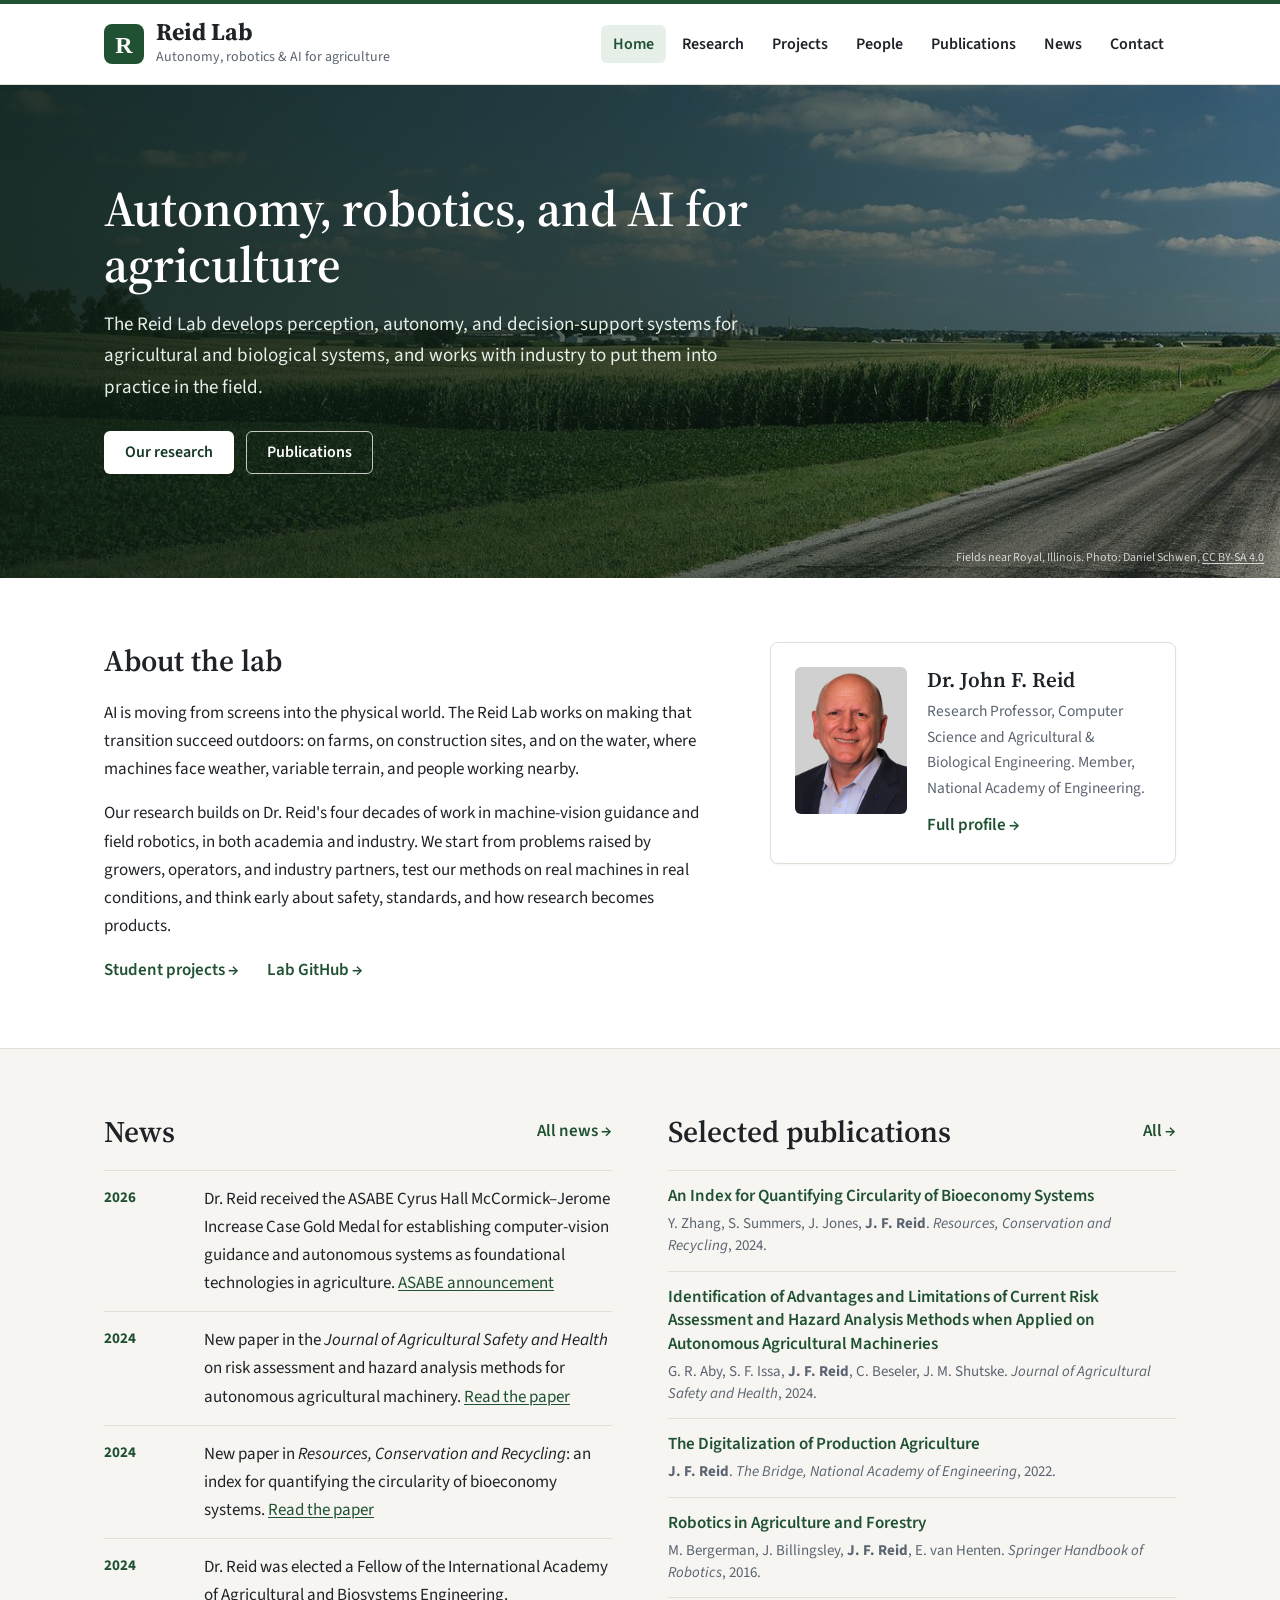
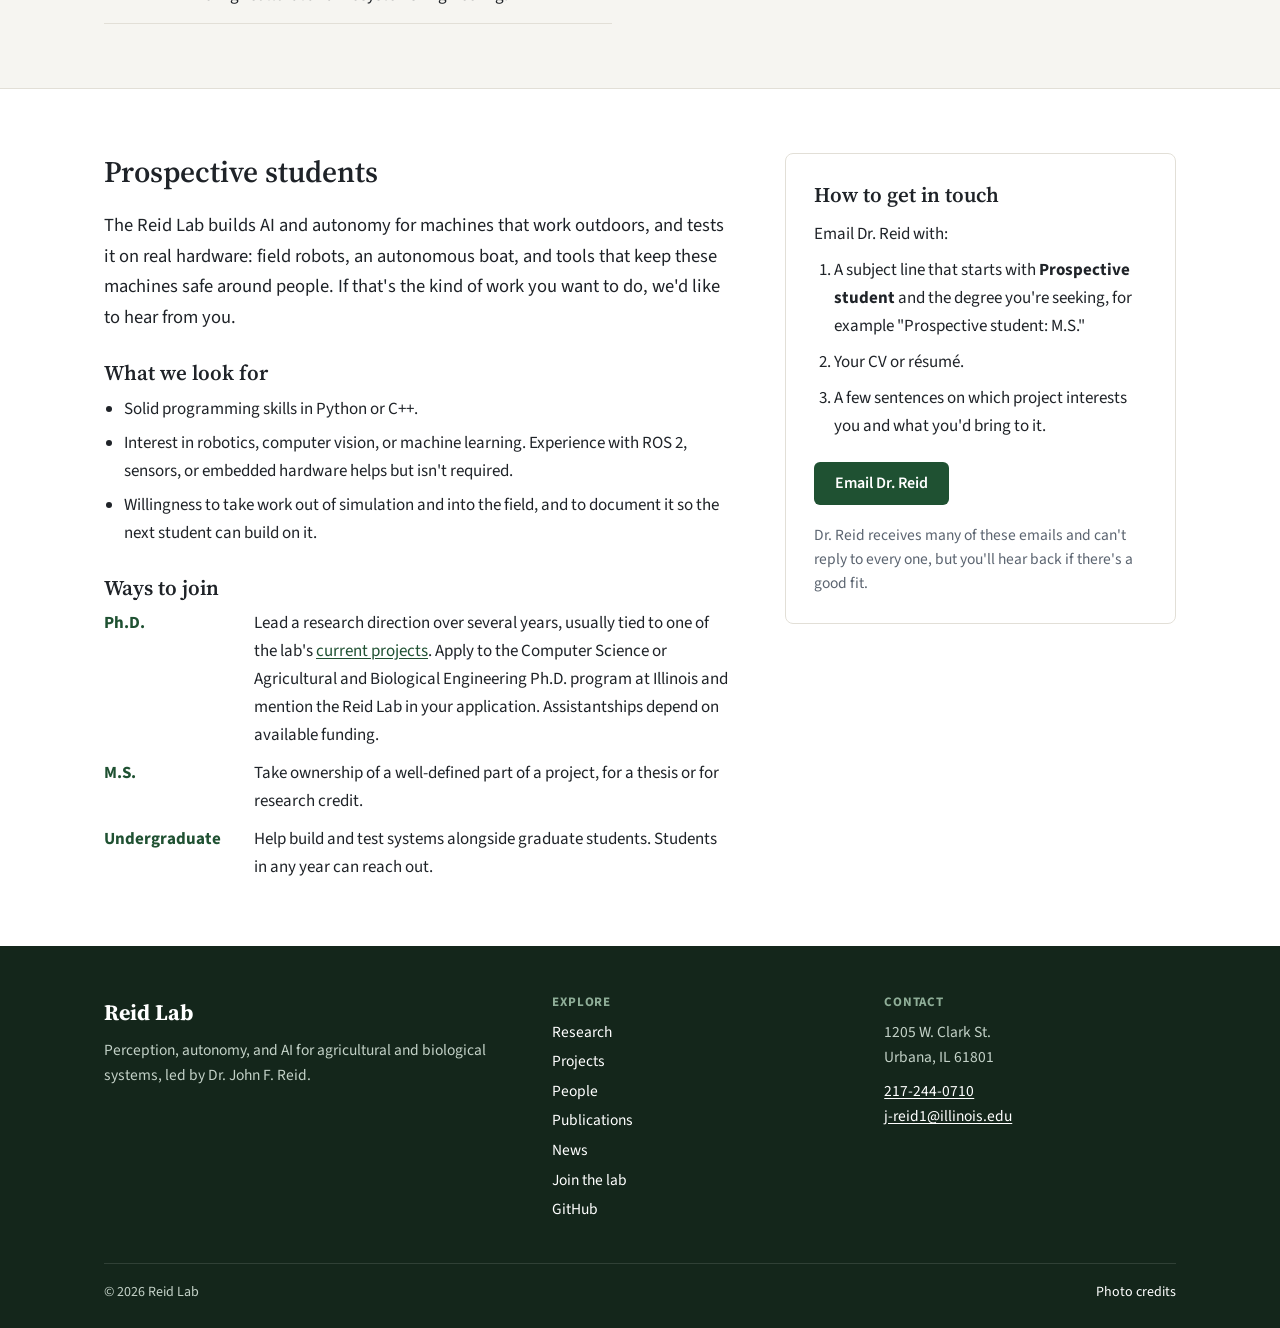
<file: index.html>
<!doctype html>
<html lang="en">
<head>
  <meta charset="utf-8">
  <meta name="viewport" content="width=device-width, initial-scale=1">
  <title>Reid Lab</title>
  <meta name="description" content="The Reid Lab, led by Dr. John F. Reid, develops perception, autonomy, and AI for agricultural and biological systems.">
  <link rel="icon" href="assets/favicon.svg" type="image/svg+xml">
  <link rel="preconnect" href="https://fonts.googleapis.com">
  <link rel="preconnect" href="https://fonts.gstatic.com" crossorigin>
  <link href="https://fonts.googleapis.com/css2?family=Source+Sans+3:ital,wght@0,400;0,600;0,700;1,400&family=Source+Serif+4:opsz,wght@8..60,600;8..60,700&display=swap" rel="stylesheet">
  <link rel="stylesheet" href="css/style.css">
</head>
<body>
  <a class="skip-link" href="#main">Skip to content</a>
  <header class="site-header">
    <div class="container header-inner">
      <a class="brand" href="index.html">
        <img src="assets/favicon.svg" alt="" width="40" height="40">
        <span>
          <span class="brand-name">Reid Lab</span>
          <span class="brand-tag">Autonomy, robotics &amp; AI for agriculture</span>
        </span>
      </a>
      <nav class="nav" aria-label="Main">
        <a href="index.html" aria-current="page">Home</a>
        <a href="research.html">Research</a>
        <a href="projects.html">Projects</a>
        <a href="people.html">People</a>
        <a href="publications.html">Publications</a>
        <a href="news.html">News</a>
        <a href="contact.html">Contact</a>
      </nav>
    </div>
  </header>

  <main id="main">
    <section class="hero">
      <div class="container hero-inner">
        <h1>Autonomy, robotics, and AI for agriculture</h1>
        <p>The Reid Lab develops perception, autonomy, and decision-support systems for agricultural and biological systems, and works with industry to put them into practice in the field.</p>
        <div class="hero-actions">
          <a class="btn btn-light" href="research.html">Our research</a>
          <a class="btn btn-outline-light" href="publications.html">Publications</a>
        </div>
      </div>
      <p class="hero-credit">Fields near Royal, Illinois. Photo: Daniel Schwen, <a href="https://creativecommons.org/licenses/by-sa/4.0">CC BY-SA 4.0</a></p>
    </section>

    <section class="section">
      <div class="container about">
        <div>
          <h2 class="section-title">About the lab</h2>
          <p>AI is moving from screens into the physical world. The Reid Lab works on making that transition succeed outdoors: on farms, on construction sites, and on the water, where machines face weather, variable terrain, and people working nearby.</p>
          <p>Our research builds on Dr. Reid's four decades of work in machine-vision guidance and field robotics, in both academia and industry. We start from problems raised by growers, operators, and industry partners, test our methods on real machines in real conditions, and think early about safety, standards, and how research becomes products.</p>
          <p class="about-links">
            <a href="projects.html">Student projects →</a>
            <a href="https://github.com/NextGen-Embodied-AI-Solutions-Lab">Lab GitHub →</a>
          </p>
        </div>
        <aside class="pi-card">
          <img src="assets/people/john-reid.jpg" alt="Dr. John F. Reid" width="300" height="395">
          <div>
            <h3>Dr. John F. Reid</h3>
            <p>Research Professor, Computer Science and Agricultural &amp; Biological Engineering. Member, National Academy of Engineering.</p>
            <a href="people.html#pi">Full profile →</a>
          </div>
        </aside>
      </div>
    </section>

    <section class="section section-alt">
      <div class="container two-col">
        <div>
          <div class="section-head">
            <h2 class="section-title">News</h2>
            <a class="link-more" href="news.html">All news →</a>
          </div>
          <ul class="news-list">
            <li><time>2026</time><p>Dr. Reid received the ASABE Cyrus Hall McCormick–Jerome Increase Case Gold Medal for establishing computer-vision guidance and autonomous systems as foundational technologies in agriculture. <a href="https://asabe.org/news-detail/three-honored-with-asabe-gold-medal-awards">ASABE announcement</a></p></li>
            <li><time>2024</time><p>New paper in the <em>Journal of Agricultural Safety and Health</em> on risk assessment and hazard analysis methods for autonomous agricultural machinery. <a href="https://doi.org/10.13031/jash.15873">Read the paper</a></p></li>
            <li><time>2024</time><p>New paper in <em>Resources, Conservation and Recycling</em>: an index for quantifying the circularity of bioeconomy systems. <a href="https://doi.org/10.2139/ssrn.4737117">Read the paper</a></p></li>
            <li><time>2024</time><p>Dr. Reid was elected a Fellow of the International Academy of Agricultural and Biosystems Engineering.</p></li>
          </ul>
        </div>
        <div>
          <div class="section-head">
            <h2 class="section-title">Selected publications</h2>
            <a class="link-more" href="publications.html">All →</a>
          </div>
          <ul class="mini-pubs">
          <li>
            <a href="https://doi.org/10.2139/ssrn.4737117">An Index for Quantifying Circularity of Bioeconomy Systems</a>
            <span class="mini-meta">Y. Zhang, S. Summers, J. Jones, <strong>J. F. Reid</strong>. <em>Resources, Conservation and Recycling</em>, 2024.</span>
          </li>
          <li>
            <a href="https://doi.org/10.13031/jash.15873">Identification of Advantages and Limitations of Current Risk Assessment and Hazard Analysis Methods when Applied on Autonomous Agricultural Machineries</a>
            <span class="mini-meta">G. R. Aby, S. F. Issa, <strong>J. F. Reid</strong>, C. Beseler, J. M. Shutske. <em>Journal of Agricultural Safety and Health</em>, 2024.</span>
          </li>
          <li>
            <a href="https://www.nae.edu/276539/The-Digitalization-of-Production-Agriculture">The Digitalization of Production Agriculture</a>
            <span class="mini-meta"><strong>J. F. Reid</strong>. <em>The Bridge, National Academy of Engineering</em>, 2022.</span>
          </li>
          <li>
            <a href="https://doi.org/10.1007/978-3-319-32552-1_56">Robotics in Agriculture and Forestry</a>
            <span class="mini-meta">M. Bergerman, J. Billingsley, <strong>J. F. Reid</strong>, E. van Henten. <em>Springer Handbook of Robotics</em>, 2016.</span>
          </li>
          </ul>
        </div>
      </div>
    </section>

    <section class="section" id="join">
      <!-- Draft for Dr. Reid to review. -->
      <div class="container join">
        <div class="join-text">
          <h2 class="section-title">Prospective students</h2>
          <p class="join-lead">The Reid Lab builds AI and autonomy for machines that work outdoors, and tests it on real hardware: field robots, an autonomous boat, and tools that keep these machines safe around people. If that's the kind of work you want to do, we'd like to hear from you.</p>
          <h3>What we look for</h3>
          <ul class="join-list">
            <li>Solid programming skills in Python or C++.</li>
            <li>Interest in robotics, computer vision, or machine learning. Experience with ROS&nbsp;2, sensors, or embedded hardware helps but isn't required.</li>
            <li>Willingness to take work out of simulation and into the field, and to document it so the next student can build on it.</li>
          </ul>
          <h3>Ways to join</h3>
          <dl class="join-paths">
            <dt>Ph.D.</dt>
            <dd>Lead a research direction over several years, usually tied to one of the lab's <a href="projects.html">current projects</a>. Apply to the Computer Science or Agricultural and Biological Engineering Ph.D. program at Illinois and mention the Reid Lab in your application. Assistantships depend on available funding.</dd>
            <dt>M.S.</dt>
            <dd>Take ownership of a well-defined part of a project, for a thesis or for research credit.</dd>
            <dt>Undergraduate</dt>
            <dd>Help build and test systems alongside graduate students. Students in any year can reach out.</dd>
          </dl>
        </div>
        <aside class="join-apply">
          <h3>How to get in touch</h3>
          <p>Email Dr. Reid with:</p>
          <ol>
            <li>A subject line that starts with <strong>Prospective student</strong> and the degree you're seeking, for example "Prospective student: M.S."</li>
            <li>Your CV or résumé.</li>
            <li>A few sentences on which project interests you and what you'd bring to it.</li>
          </ol>
          <a class="btn" href="mailto:j-reid1@illinois.edu?subject=Prospective%20student%3A%20">Email Dr. Reid</a>
          <p class="join-note">Dr. Reid receives many of these emails and can't reply to every one, but you'll hear back if there's a good fit.</p>
        </aside>
      </div>
    </section>
  </main>

  <footer class="site-footer">
    <div class="container footer-grid">
      <div>
        <p class="footer-name">Reid Lab</p>
        <p>Perception, autonomy, and AI for agricultural and biological systems, led by Dr. John F. Reid.</p>
      </div>
      <div>
        <h2 class="footer-head">Explore</h2>
        <ul class="footer-links">
          <li><a href="research.html">Research</a></li>
          <li><a href="projects.html">Projects</a></li>
          <li><a href="people.html">People</a></li>
          <li><a href="publications.html">Publications</a></li>
          <li><a href="news.html">News</a></li>
          <li><a href="index.html#join">Join the lab</a></li>
          <li><a href="https://github.com/NextGen-Embodied-AI-Solutions-Lab">GitHub</a></li>
        </ul>
      </div>
      <div>
        <h2 class="footer-head">Contact</h2>
        <address>1205 W. Clark St.<br>Urbana, IL 61801</address>
        <p><a href="tel:+12172440710">217-244-0710</a><br><a href="mailto:j-reid1@illinois.edu">j-reid1@illinois.edu</a></p>
      </div>
    </div>
    <div class="container footer-bottom">
      <span>© 2026 Reid Lab</span>
      <a href="credits.html">Photo credits</a>
    </div>
  </footer>
</body>
</html>
</file>
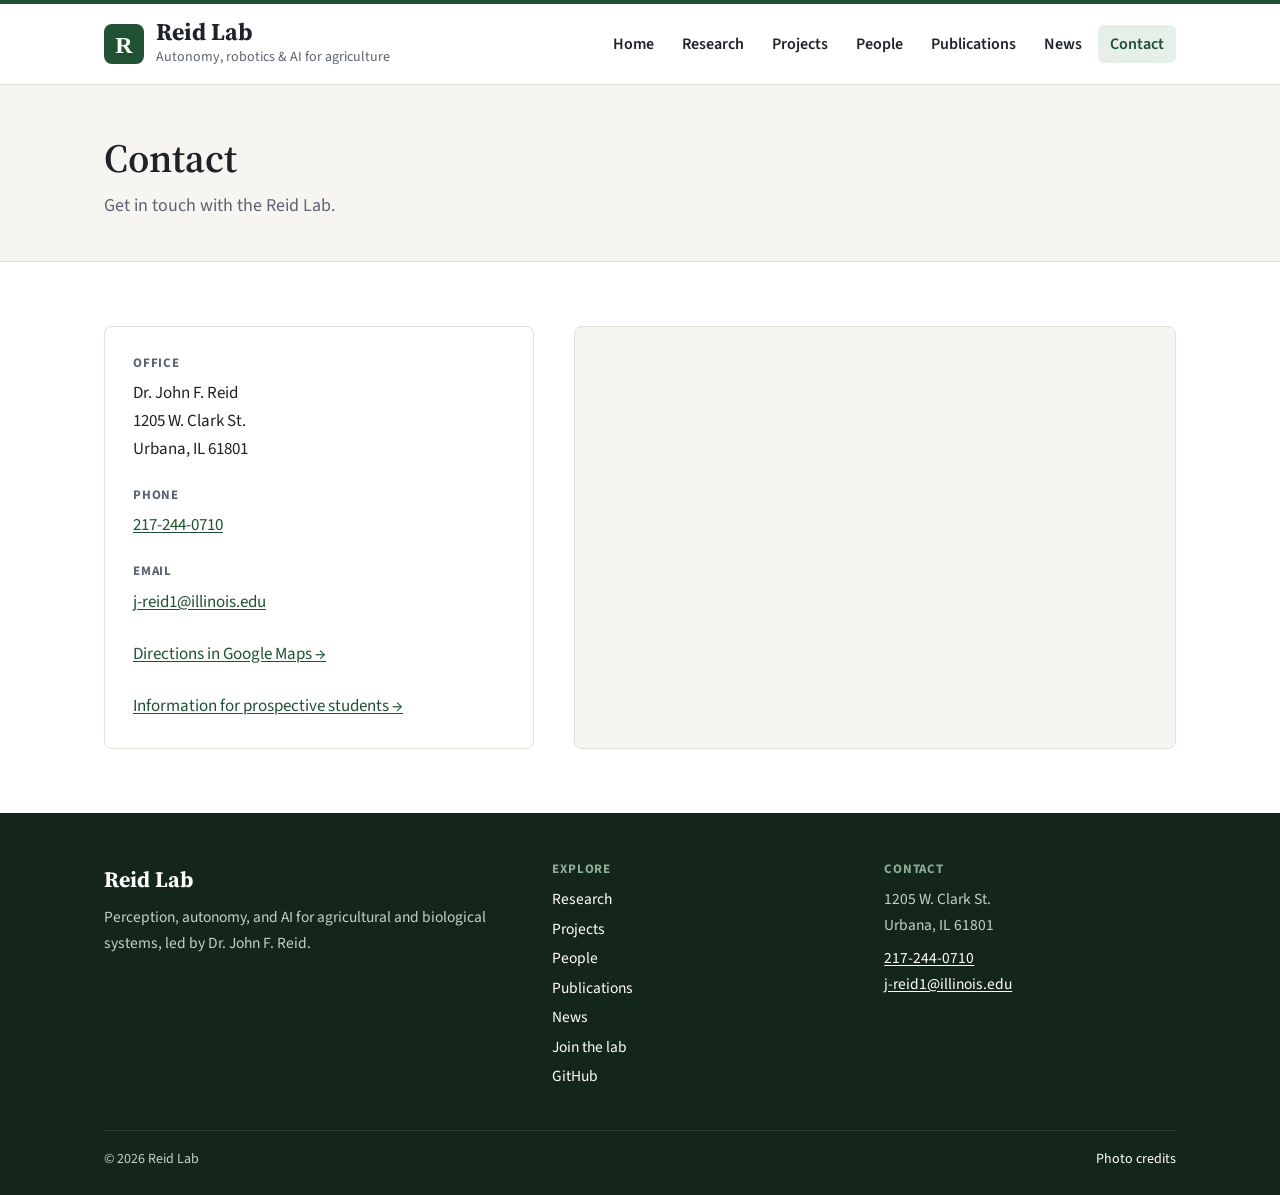
<file: contact.html>
<!doctype html>
<html lang="en">
<head>
  <meta charset="utf-8">
  <meta name="viewport" content="width=device-width, initial-scale=1">
  <title>Contact · Reid Lab</title>
  <meta name="description" content="The Reid Lab, led by Dr. John F. Reid, develops perception, autonomy, and AI for agricultural and biological systems.">
  <link rel="icon" href="assets/favicon.svg" type="image/svg+xml">
  <link rel="preconnect" href="https://fonts.googleapis.com">
  <link rel="preconnect" href="https://fonts.gstatic.com" crossorigin>
  <link href="https://fonts.googleapis.com/css2?family=Source+Sans+3:ital,wght@0,400;0,600;0,700;1,400&family=Source+Serif+4:opsz,wght@8..60,600;8..60,700&display=swap" rel="stylesheet">
  <link rel="stylesheet" href="css/style.css">
</head>
<body>
  <a class="skip-link" href="#main">Skip to content</a>
  <header class="site-header">
    <div class="container header-inner">
      <a class="brand" href="index.html">
        <img src="assets/favicon.svg" alt="" width="40" height="40">
        <span>
          <span class="brand-name">Reid Lab</span>
          <span class="brand-tag">Autonomy, robotics &amp; AI for agriculture</span>
        </span>
      </a>
      <nav class="nav" aria-label="Main">
        <a href="index.html">Home</a>
        <a href="research.html">Research</a>
        <a href="projects.html">Projects</a>
        <a href="people.html">People</a>
        <a href="publications.html">Publications</a>
        <a href="news.html">News</a>
        <a href="contact.html" aria-current="page">Contact</a>
      </nav>
    </div>
  </header>

  <main id="main">
    <div class="page-header">
      <div class="container">
        <h1>Contact</h1>
        <p>Get in touch with the Reid Lab.</p>
      </div>
    </div>

    <section class="section">
      <div class="container contact-grid">
        <div class="contact-card">
          <h2>Office</h2>
          <address>Dr. John F. Reid<br>1205 W. Clark St.<br>Urbana, IL 61801</address>
          <h2>Phone</h2>
          <p><a href="tel:+12172440710">217-244-0710</a></p>
          <h2>Email</h2>
          <p><a href="mailto:j-reid1@illinois.edu">j-reid1@illinois.edu</a></p>
          <p><a href="https://www.google.com/maps/search/?api=1&amp;query=1205+W+Clark+St+Urbana+IL+61801">Directions in Google Maps →</a></p>
          <p><a href="index.html#join">Information for prospective students →</a></p>
        </div>
        <div class="map">
          <iframe title="Map showing 1205 W. Clark St., Urbana, Illinois" src="https://www.google.com/maps?q=1205+W+Clark+St,+Urbana,+IL+61801&amp;output=embed" loading="lazy" referrerpolicy="no-referrer-when-downgrade"></iframe>
        </div>
      </div>
    </section>

  </main>

  <footer class="site-footer">
    <div class="container footer-grid">
      <div>
        <p class="footer-name">Reid Lab</p>
        <p>Perception, autonomy, and AI for agricultural and biological systems, led by Dr. John F. Reid.</p>
      </div>
      <div>
        <h2 class="footer-head">Explore</h2>
        <ul class="footer-links">
          <li><a href="research.html">Research</a></li>
          <li><a href="projects.html">Projects</a></li>
          <li><a href="people.html">People</a></li>
          <li><a href="publications.html">Publications</a></li>
          <li><a href="news.html">News</a></li>
          <li><a href="index.html#join">Join the lab</a></li>
          <li><a href="https://github.com/NextGen-Embodied-AI-Solutions-Lab">GitHub</a></li>
        </ul>
      </div>
      <div>
        <h2 class="footer-head">Contact</h2>
        <address>1205 W. Clark St.<br>Urbana, IL 61801</address>
        <p><a href="tel:+12172440710">217-244-0710</a><br><a href="mailto:j-reid1@illinois.edu">j-reid1@illinois.edu</a></p>
      </div>
    </div>
    <div class="container footer-bottom">
      <span>© 2026 Reid Lab</span>
      <a href="credits.html">Photo credits</a>
    </div>
  </footer>
</body>
</html>
</file>
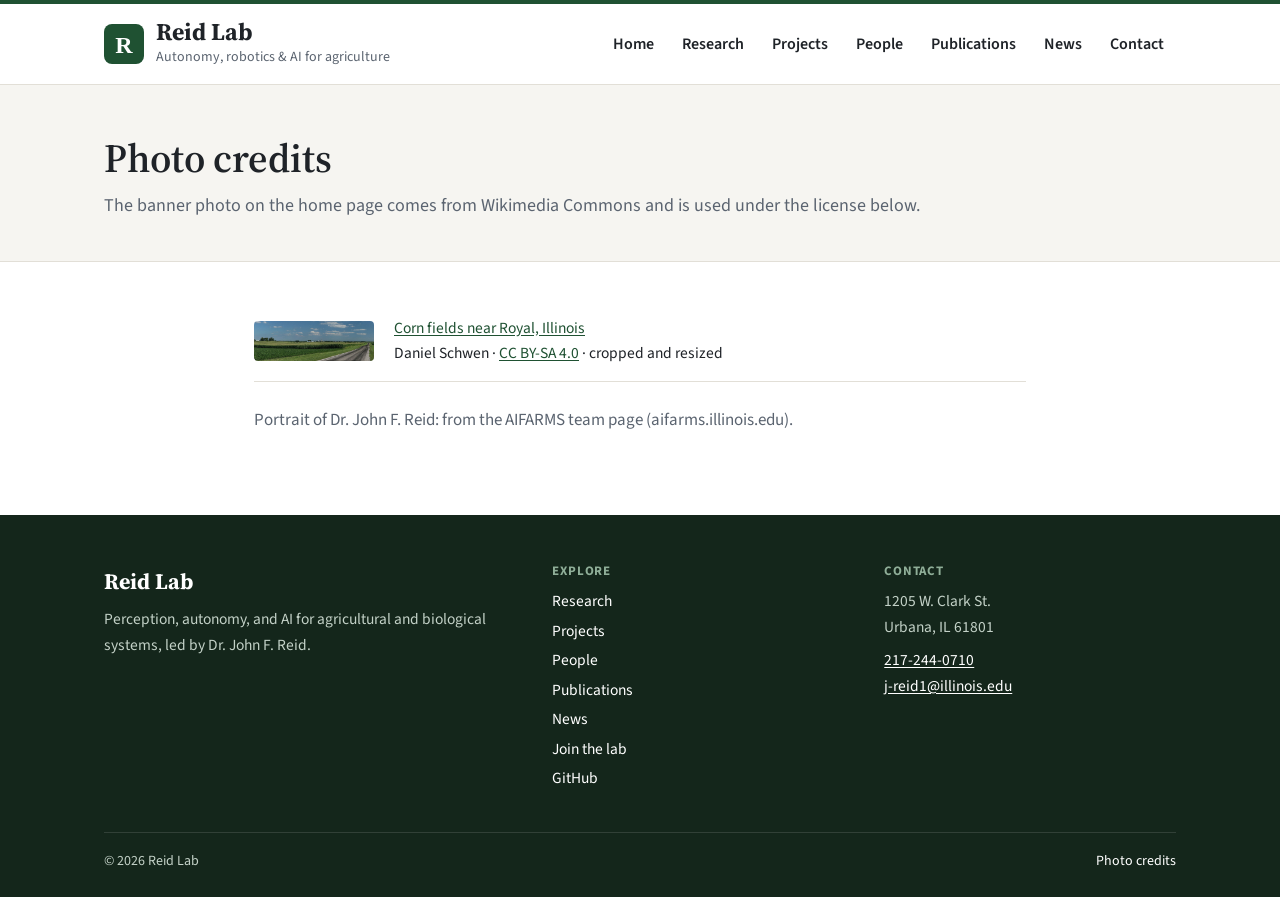
<file: credits.html>
<!doctype html>
<html lang="en">
<head>
  <meta charset="utf-8">
  <meta name="viewport" content="width=device-width, initial-scale=1">
  <title>Photo credits · Reid Lab</title>
  <meta name="description" content="The Reid Lab, led by Dr. John F. Reid, develops perception, autonomy, and AI for agricultural and biological systems.">
  <link rel="icon" href="assets/favicon.svg" type="image/svg+xml">
  <link rel="preconnect" href="https://fonts.googleapis.com">
  <link rel="preconnect" href="https://fonts.gstatic.com" crossorigin>
  <link href="https://fonts.googleapis.com/css2?family=Source+Sans+3:ital,wght@0,400;0,600;0,700;1,400&family=Source+Serif+4:opsz,wght@8..60,600;8..60,700&display=swap" rel="stylesheet">
  <link rel="stylesheet" href="css/style.css">
</head>
<body>
  <a class="skip-link" href="#main">Skip to content</a>
  <header class="site-header">
    <div class="container header-inner">
      <a class="brand" href="index.html">
        <img src="assets/favicon.svg" alt="" width="40" height="40">
        <span>
          <span class="brand-name">Reid Lab</span>
          <span class="brand-tag">Autonomy, robotics &amp; AI for agriculture</span>
        </span>
      </a>
      <nav class="nav" aria-label="Main">
        <a href="index.html">Home</a>
        <a href="research.html">Research</a>
        <a href="projects.html">Projects</a>
        <a href="people.html">People</a>
        <a href="publications.html">Publications</a>
        <a href="news.html">News</a>
        <a href="contact.html">Contact</a>
      </nav>
    </div>
  </header>

  <main id="main">
    <div class="page-header">
      <div class="container">
        <h1>Photo credits</h1>
        <p>The banner photo on the home page comes from Wikimedia Commons and is used under the license below.</p>
      </div>
    </div>

    <section class="section section-tight">
      <div class="container narrow">
        <ul class="credits">
          <li>
            <img src="assets/images/home-cornfield.jpg" alt="" width="720" height="540" loading="lazy">
            <div>
              <a href="https://commons.wikimedia.org/wiki/File:Corn_fields_near_Royal,_Illinois_(cropped).jpg">Corn fields near Royal, Illinois</a><br>
              Daniel Schwen · <a href="https://creativecommons.org/licenses/by-sa/4.0">CC BY-SA 4.0</a> · cropped and resized
            </div>
          </li>
        </ul>
        <p class="muted">Portrait of Dr. John F. Reid: from the AIFARMS team page (aifarms.illinois.edu).</p>
      </div>
    </section>
  </main>

  <footer class="site-footer">
    <div class="container footer-grid">
      <div>
        <p class="footer-name">Reid Lab</p>
        <p>Perception, autonomy, and AI for agricultural and biological systems, led by Dr. John F. Reid.</p>
      </div>
      <div>
        <h2 class="footer-head">Explore</h2>
        <ul class="footer-links">
          <li><a href="research.html">Research</a></li>
          <li><a href="projects.html">Projects</a></li>
          <li><a href="people.html">People</a></li>
          <li><a href="publications.html">Publications</a></li>
          <li><a href="news.html">News</a></li>
          <li><a href="index.html#join">Join the lab</a></li>
          <li><a href="https://github.com/NextGen-Embodied-AI-Solutions-Lab">GitHub</a></li>
        </ul>
      </div>
      <div>
        <h2 class="footer-head">Contact</h2>
        <address>1205 W. Clark St.<br>Urbana, IL 61801</address>
        <p><a href="tel:+12172440710">217-244-0710</a><br><a href="mailto:j-reid1@illinois.edu">j-reid1@illinois.edu</a></p>
      </div>
    </div>
    <div class="container footer-bottom">
      <span>© 2026 Reid Lab</span>
      <a href="credits.html">Photo credits</a>
    </div>
  </footer>
</body>
</html>
</file>
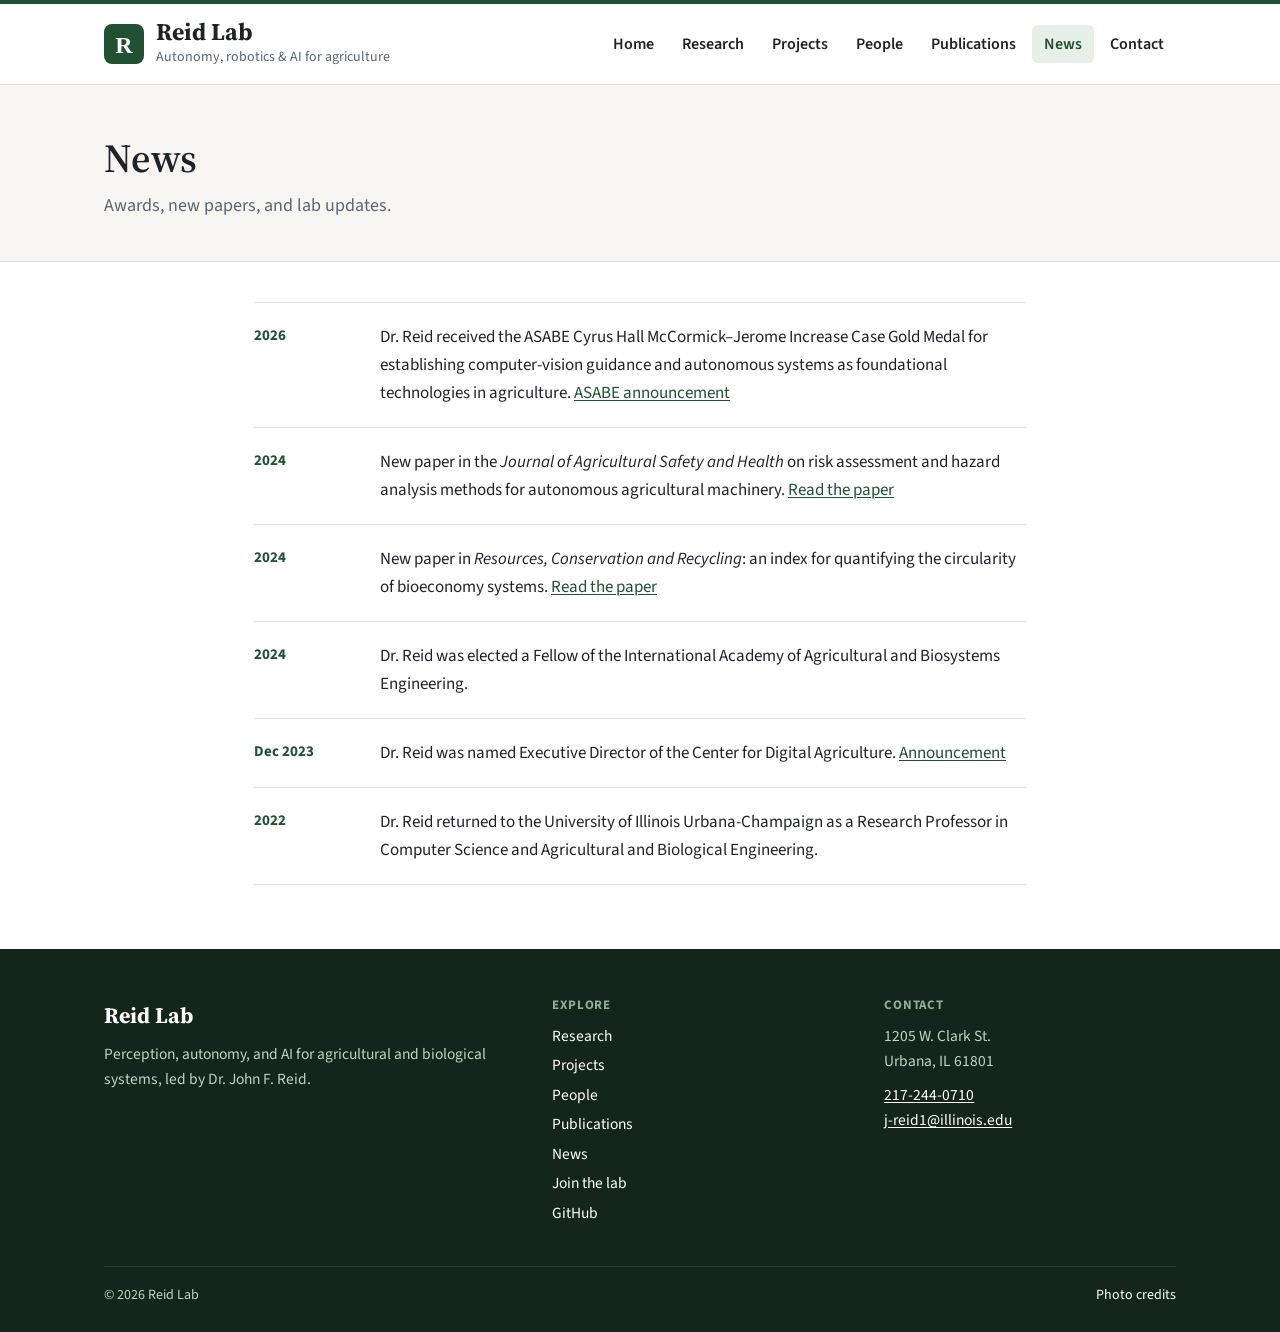
<file: news.html>
<!doctype html>
<html lang="en">
<head>
  <meta charset="utf-8">
  <meta name="viewport" content="width=device-width, initial-scale=1">
  <title>News · Reid Lab</title>
  <meta name="description" content="The Reid Lab, led by Dr. John F. Reid, develops perception, autonomy, and AI for agricultural and biological systems.">
  <link rel="icon" href="assets/favicon.svg" type="image/svg+xml">
  <link rel="preconnect" href="https://fonts.googleapis.com">
  <link rel="preconnect" href="https://fonts.gstatic.com" crossorigin>
  <link href="https://fonts.googleapis.com/css2?family=Source+Sans+3:ital,wght@0,400;0,600;0,700;1,400&family=Source+Serif+4:opsz,wght@8..60,600;8..60,700&display=swap" rel="stylesheet">
  <link rel="stylesheet" href="css/style.css">
</head>
<body>
  <a class="skip-link" href="#main">Skip to content</a>
  <header class="site-header">
    <div class="container header-inner">
      <a class="brand" href="index.html">
        <img src="assets/favicon.svg" alt="" width="40" height="40">
        <span>
          <span class="brand-name">Reid Lab</span>
          <span class="brand-tag">Autonomy, robotics &amp; AI for agriculture</span>
        </span>
      </a>
      <nav class="nav" aria-label="Main">
        <a href="index.html">Home</a>
        <a href="research.html">Research</a>
        <a href="projects.html">Projects</a>
        <a href="people.html">People</a>
        <a href="publications.html">Publications</a>
        <a href="news.html" aria-current="page">News</a>
        <a href="contact.html">Contact</a>
      </nav>
    </div>
  </header>

  <main id="main">
    <div class="page-header">
      <div class="container">
        <h1>News</h1>
        <p>Awards, new papers, and lab updates.</p>
      </div>
    </div>

    <section class="section section-tight">
      <div class="container narrow">
        <ul class="news-list news-list--full">
          <li><time>2026</time><p>Dr. Reid received the ASABE Cyrus Hall McCormick–Jerome Increase Case Gold Medal for establishing computer-vision guidance and autonomous systems as foundational technologies in agriculture. <a href="https://asabe.org/news-detail/three-honored-with-asabe-gold-medal-awards">ASABE announcement</a></p></li>
          <li><time>2024</time><p>New paper in the <em>Journal of Agricultural Safety and Health</em> on risk assessment and hazard analysis methods for autonomous agricultural machinery. <a href="https://doi.org/10.13031/jash.15873">Read the paper</a></p></li>
          <li><time>2024</time><p>New paper in <em>Resources, Conservation and Recycling</em>: an index for quantifying the circularity of bioeconomy systems. <a href="https://doi.org/10.2139/ssrn.4737117">Read the paper</a></p></li>
          <li><time>2024</time><p>Dr. Reid was elected a Fellow of the International Academy of Agricultural and Biosystems Engineering.</p></li>
          <li><time>Dec 2023</time><p>Dr. Reid was named Executive Director of the Center for Digital Agriculture. <a href="https://www.newswise.com/articles/new-leadership-to-take-illinois-center-for-digital-agriculture-into-the-future">Announcement</a></p></li>
          <li><time>2022</time><p>Dr. Reid returned to the University of Illinois Urbana-Champaign as a Research Professor in Computer Science and Agricultural and Biological Engineering.</p></li>
        </ul>
      </div>
    </section>
  </main>

  <footer class="site-footer">
    <div class="container footer-grid">
      <div>
        <p class="footer-name">Reid Lab</p>
        <p>Perception, autonomy, and AI for agricultural and biological systems, led by Dr. John F. Reid.</p>
      </div>
      <div>
        <h2 class="footer-head">Explore</h2>
        <ul class="footer-links">
          <li><a href="research.html">Research</a></li>
          <li><a href="projects.html">Projects</a></li>
          <li><a href="people.html">People</a></li>
          <li><a href="publications.html">Publications</a></li>
          <li><a href="news.html">News</a></li>
          <li><a href="index.html#join">Join the lab</a></li>
          <li><a href="https://github.com/NextGen-Embodied-AI-Solutions-Lab">GitHub</a></li>
        </ul>
      </div>
      <div>
        <h2 class="footer-head">Contact</h2>
        <address>1205 W. Clark St.<br>Urbana, IL 61801</address>
        <p><a href="tel:+12172440710">217-244-0710</a><br><a href="mailto:j-reid1@illinois.edu">j-reid1@illinois.edu</a></p>
      </div>
    </div>
    <div class="container footer-bottom">
      <span>© 2026 Reid Lab</span>
      <a href="credits.html">Photo credits</a>
    </div>
  </footer>
</body>
</html>
</file>
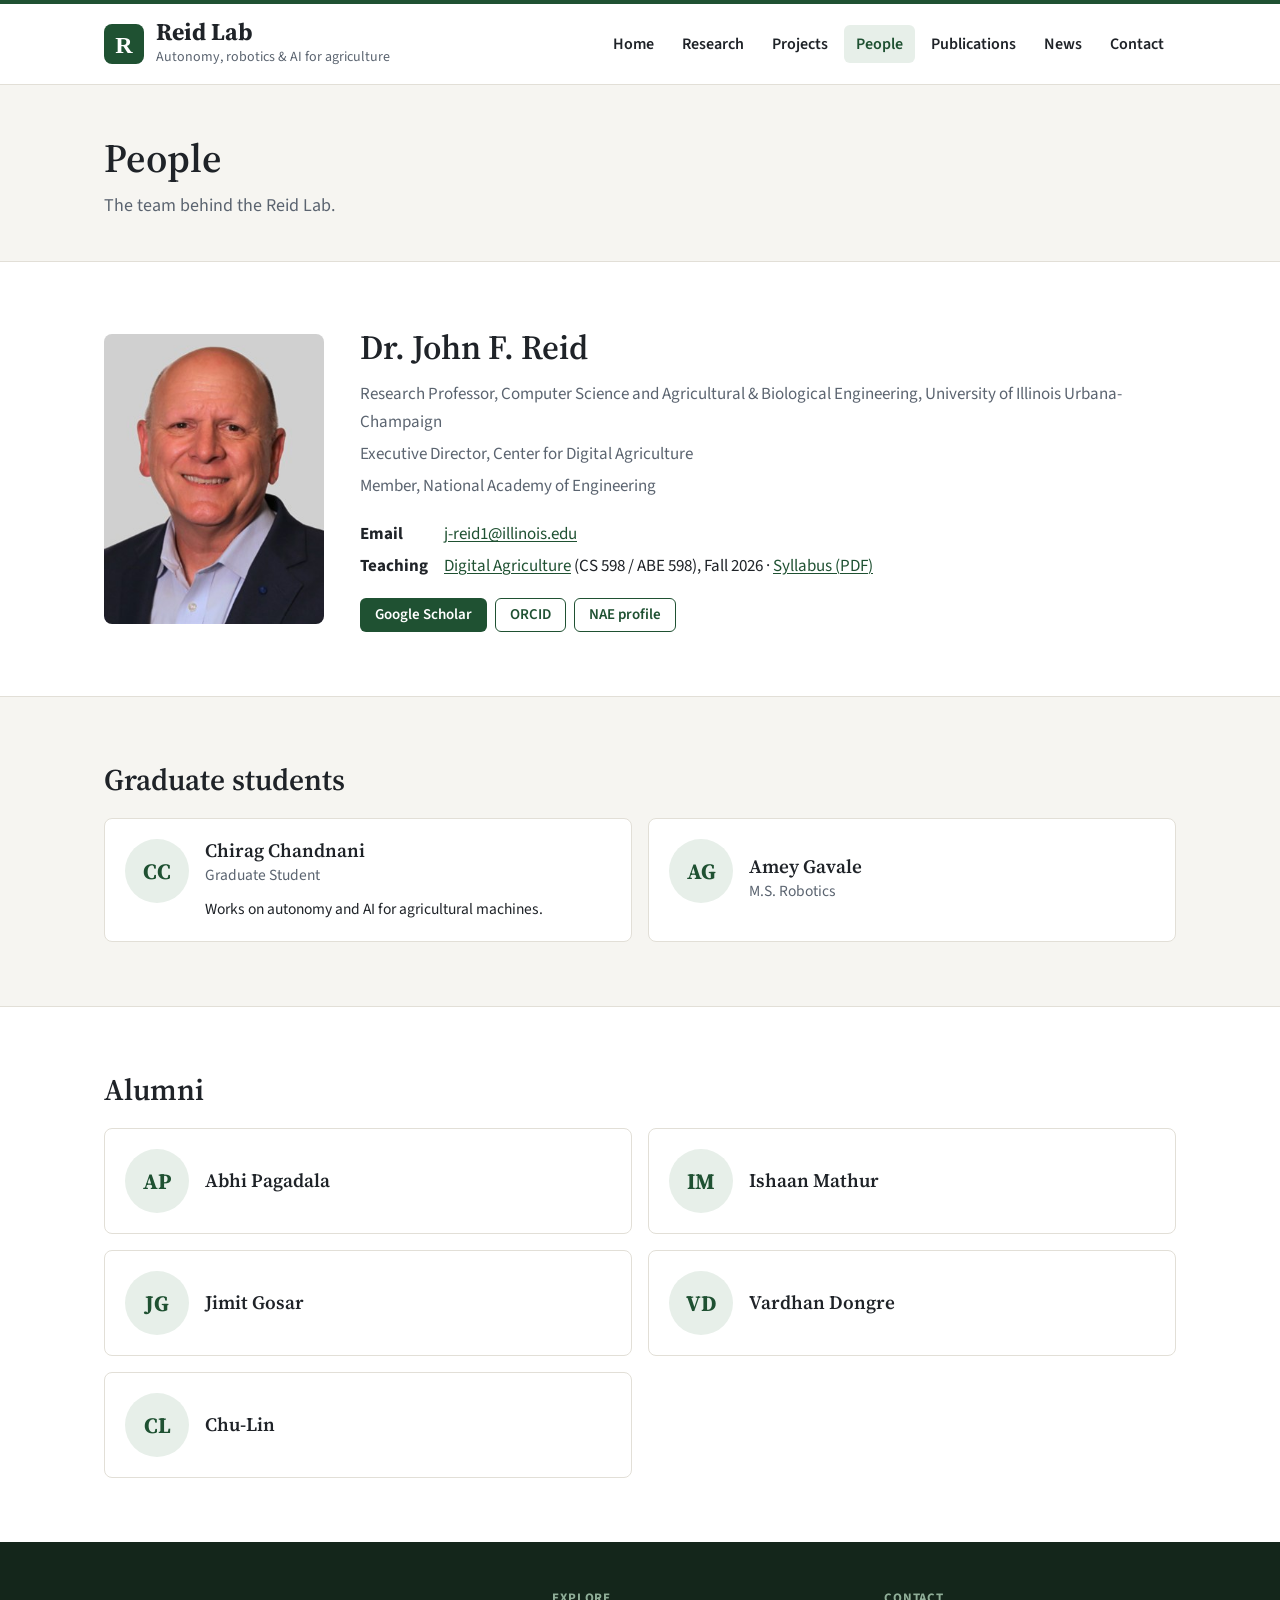
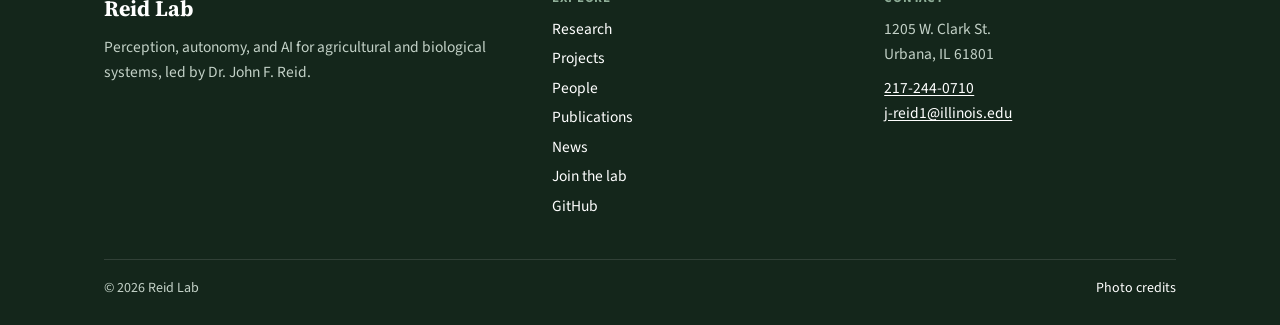
<file: people.html>
<!doctype html>
<html lang="en">
<head>
  <meta charset="utf-8">
  <meta name="viewport" content="width=device-width, initial-scale=1">
  <title>People · Reid Lab</title>
  <meta name="description" content="The Reid Lab, led by Dr. John F. Reid, develops perception, autonomy, and AI for agricultural and biological systems.">
  <link rel="icon" href="assets/favicon.svg" type="image/svg+xml">
  <link rel="preconnect" href="https://fonts.googleapis.com">
  <link rel="preconnect" href="https://fonts.gstatic.com" crossorigin>
  <link href="https://fonts.googleapis.com/css2?family=Source+Sans+3:ital,wght@0,400;0,600;0,700;1,400&family=Source+Serif+4:opsz,wght@8..60,600;8..60,700&display=swap" rel="stylesheet">
  <link rel="stylesheet" href="css/style.css">
</head>
<body>
  <a class="skip-link" href="#main">Skip to content</a>
  <header class="site-header">
    <div class="container header-inner">
      <a class="brand" href="index.html">
        <img src="assets/favicon.svg" alt="" width="40" height="40">
        <span>
          <span class="brand-name">Reid Lab</span>
          <span class="brand-tag">Autonomy, robotics &amp; AI for agriculture</span>
        </span>
      </a>
      <nav class="nav" aria-label="Main">
        <a href="index.html">Home</a>
        <a href="research.html">Research</a>
        <a href="projects.html">Projects</a>
        <a href="people.html" aria-current="page">People</a>
        <a href="publications.html">Publications</a>
        <a href="news.html">News</a>
        <a href="contact.html">Contact</a>
      </nav>
    </div>
  </header>

  <main id="main">
    <div class="page-header">
      <div class="container">
        <h1>People</h1>
        <p>The team behind the Reid Lab.</p>
      </div>
    </div>

    <section class="section">
      <div class="container">
        <article class="profile" id="pi">
          <img class="profile-photo" src="assets/people/john-reid.jpg" alt="Dr. John F. Reid" width="300" height="395">
          <div>
            <h2>Dr. John F. Reid</h2>
            <ul class="profile-titles">
              <li>Research Professor, Computer Science and Agricultural &amp; Biological Engineering, University of Illinois Urbana-Champaign</li>
              <li>Executive Director, Center for Digital Agriculture</li>
              <li>Member, National Academy of Engineering</li>
            </ul>
            <dl class="profile-facts">
              <dt>Email</dt>
              <dd><a href="mailto:j-reid1@illinois.edu">j-reid1@illinois.edu</a></dd>
              <!-- Update the course links each semester. -->
              <dt>Teaching</dt>
              <dd><a href="https://courses.grainger.illinois.edu/cs598dag/fa2026/">Digital Agriculture</a> (CS 598 / ABE 598), Fall 2026 · <a href="https://ws.engr.illinois.edu/custom/getsyllabus.asp?id=3741">Syllabus (PDF)</a></dd>
            </dl>
            <p class="profile-links">
              <a class="btn btn-small" href="https://scholar.google.com/citations?user=MD9cXJQAAAAJ&amp;hl=en">Google Scholar</a>
              <a class="btn btn-small btn-outline" href="https://orcid.org/0000-0001-5286-8555">ORCID</a>
              <a class="btn btn-small btn-outline" href="https://www.nae.edu/204135/Dr-John-F-Reid">NAE profile</a>
            </p>
          </div>
        </article>
      </div>
    </section>

    <section class="section section-alt">
      <div class="container">
        <h2 class="section-title">Graduate students</h2>
        <!-- BEGIN MEMBERS (generated from data/members.json by tools/update_people.py; edits here are overwritten) -->
        <ul class="members">
          <li class="member">
            <span class="avatar" aria-hidden="true">CC</span>
            <div>
              <h3>Chirag Chandnani</h3>
              <p class="member-role">Graduate Student</p>
              <p class="member-bio">Works on autonomy and AI for agricultural machines.</p>
            </div>
          </li>
          <li class="member">
            <span class="avatar" aria-hidden="true">AG</span>
            <div>
              <h3>Amey Gavale</h3>
              <p class="member-role">M.S. Robotics</p>
            </div>
          </li>
        </ul>
        <!-- END MEMBERS -->
      </div>
    </section>

    <section class="section">
      <div class="container">
        <h2 class="section-title">Alumni</h2>
        <!-- BEGIN ALUMNI (generated from data/alumni.json by tools/update_people.py; edits here are overwritten) -->
        <ul class="members">
          <li class="member">
            <span class="avatar" aria-hidden="true">AP</span>
            <div>
              <h3>Abhi Pagadala</h3>
            </div>
          </li>
          <li class="member">
            <span class="avatar" aria-hidden="true">IM</span>
            <div>
              <h3>Ishaan Mathur</h3>
            </div>
          </li>
          <li class="member">
            <span class="avatar" aria-hidden="true">JG</span>
            <div>
              <h3>Jimit Gosar</h3>
            </div>
          </li>
          <li class="member">
            <span class="avatar" aria-hidden="true">VD</span>
            <div>
              <h3>Vardhan Dongre</h3>
            </div>
          </li>
          <li class="member">
            <span class="avatar" aria-hidden="true">CL</span>
            <div>
              <h3>Chu-Lin</h3>
            </div>
          </li>
        </ul>
        <!-- END ALUMNI -->
      </div>
    </section>
  </main>

  <footer class="site-footer">
    <div class="container footer-grid">
      <div>
        <p class="footer-name">Reid Lab</p>
        <p>Perception, autonomy, and AI for agricultural and biological systems, led by Dr. John F. Reid.</p>
      </div>
      <div>
        <h2 class="footer-head">Explore</h2>
        <ul class="footer-links">
          <li><a href="research.html">Research</a></li>
          <li><a href="projects.html">Projects</a></li>
          <li><a href="people.html">People</a></li>
          <li><a href="publications.html">Publications</a></li>
          <li><a href="news.html">News</a></li>
          <li><a href="index.html#join">Join the lab</a></li>
          <li><a href="https://github.com/NextGen-Embodied-AI-Solutions-Lab">GitHub</a></li>
        </ul>
      </div>
      <div>
        <h2 class="footer-head">Contact</h2>
        <address>1205 W. Clark St.<br>Urbana, IL 61801</address>
        <p><a href="tel:+12172440710">217-244-0710</a><br><a href="mailto:j-reid1@illinois.edu">j-reid1@illinois.edu</a></p>
      </div>
    </div>
    <div class="container footer-bottom">
      <span>© 2026 Reid Lab</span>
      <a href="credits.html">Photo credits</a>
    </div>
  </footer>
</body>
</html>
</file>
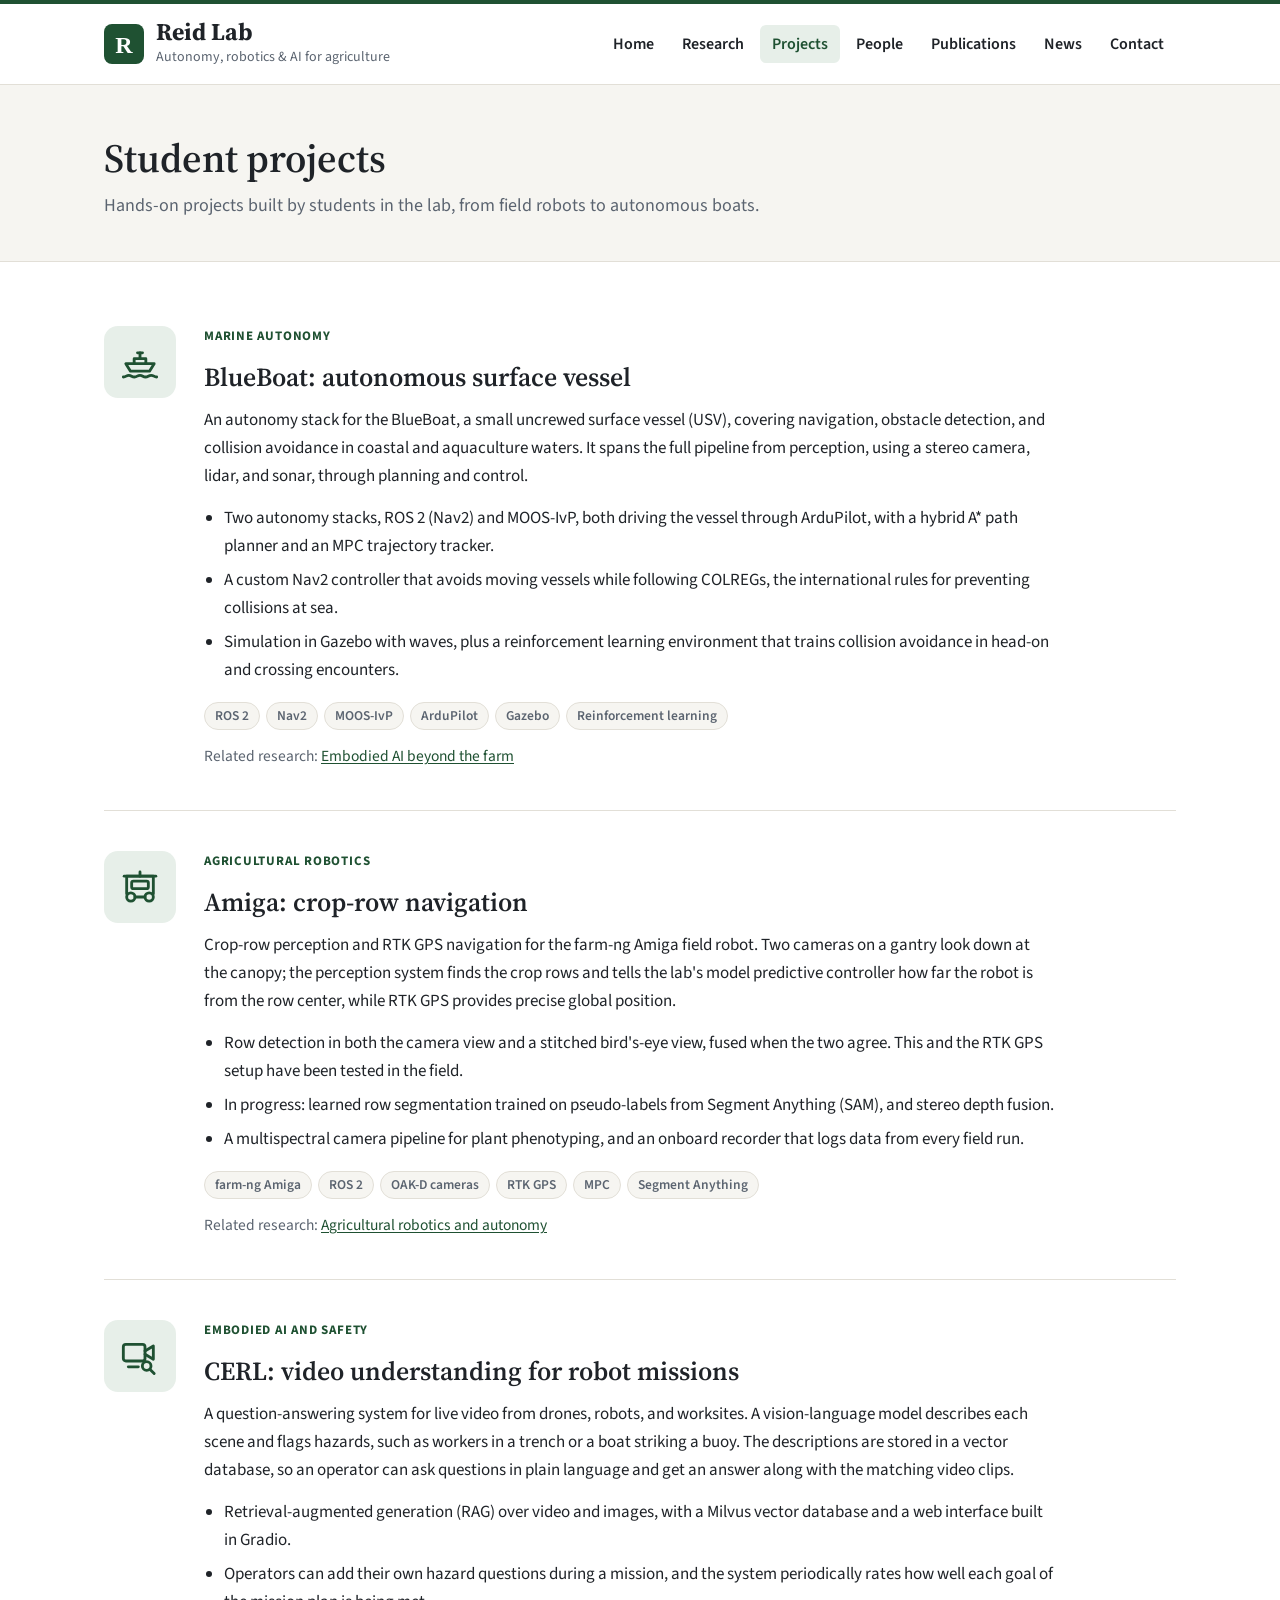
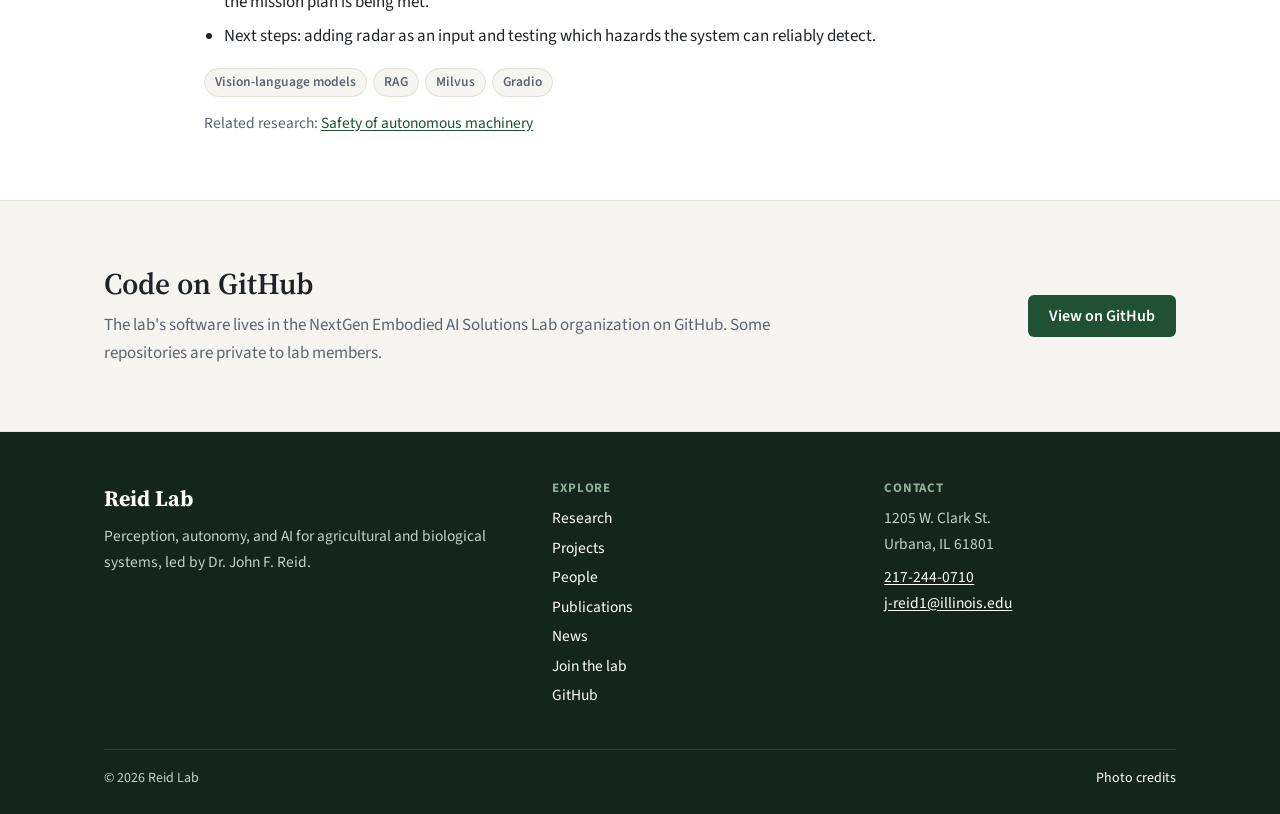
<file: projects.html>
<!doctype html>
<html lang="en">
<head>
  <meta charset="utf-8">
  <meta name="viewport" content="width=device-width, initial-scale=1">
  <title>Projects · Reid Lab</title>
  <meta name="description" content="Student projects in the Reid Lab: the BlueBoat autonomous surface vessel, crop-row navigation on the farm-ng Amiga robot, and video understanding for robot missions.">
  <link rel="icon" href="assets/favicon.svg" type="image/svg+xml">
  <link rel="preconnect" href="https://fonts.googleapis.com">
  <link rel="preconnect" href="https://fonts.gstatic.com" crossorigin>
  <link href="https://fonts.googleapis.com/css2?family=Source+Sans+3:ital,wght@0,400;0,600;0,700;1,400&family=Source+Serif+4:opsz,wght@8..60,600;8..60,700&display=swap" rel="stylesheet">
  <link rel="stylesheet" href="css/style.css">
</head>
<body>
  <a class="skip-link" href="#main">Skip to content</a>
  <header class="site-header">
    <div class="container header-inner">
      <a class="brand" href="index.html">
        <img src="assets/favicon.svg" alt="" width="40" height="40">
        <span>
          <span class="brand-name">Reid Lab</span>
          <span class="brand-tag">Autonomy, robotics &amp; AI for agriculture</span>
        </span>
      </a>
      <nav class="nav" aria-label="Main">
        <a href="index.html">Home</a>
        <a href="research.html">Research</a>
        <a href="projects.html" aria-current="page">Projects</a>
        <a href="people.html">People</a>
        <a href="publications.html">Publications</a>
        <a href="news.html">News</a>
        <a href="contact.html">Contact</a>
      </nav>
    </div>
  </header>

  <main id="main">
    <div class="page-header">
      <div class="container">
        <h1>Student projects</h1>
        <p>Hands-on projects built by students in the lab, from field robots to autonomous boats.</p>
      </div>
    </div>

    <section class="section">
      <div class="container">
        <!-- One <article class="project"> per project. Descriptions are summarized from each project's README
             in the lab's GitHub organization; those repositories are private, so the cards don't link to them. -->
        <div class="projects">
          <article class="project" id="blueboat">
            <div class="project-icon" aria-hidden="true">
              <svg viewBox="0 0 24 24" fill="none" stroke="currentColor" stroke-width="1.7" stroke-linecap="round" stroke-linejoin="round"><path d="M3.5 13h17l-2.8 4.5H6.3z"/><path d="M8.5 13v-3h7v3"/><path d="M12 10V6.5"/><path d="M10.5 6.5h3"/><path d="M2 21c1.7 0 1.7-1 3.3-1s1.7 1 3.4 1 1.6-1 3.3-1 1.7 1 3.3 1 1.7-1 3.4-1 1.6 1 3.3 1"/></svg>
            </div>
            <div class="project-body">
              <p class="label">Marine autonomy</p>
              <h2>BlueBoat: autonomous surface vessel</h2>
              <p>An autonomy stack for the BlueBoat, a small uncrewed surface vessel (USV), covering navigation, obstacle detection, and collision avoidance in coastal and aquaculture waters. It spans the full pipeline from perception, using a stereo camera, lidar, and sonar, through planning and control.</p>
              <ul class="project-points">
                <li>Two autonomy stacks, ROS&nbsp;2 (Nav2) and MOOS-IvP, both driving the vessel through ArduPilot, with a hybrid A* path planner and an MPC trajectory tracker.</li>
                <li>A custom Nav2 controller that avoids moving vessels while following COLREGs, the international rules for preventing collisions at sea.</li>
                <li>Simulation in Gazebo with waves, plus a reinforcement learning environment that trains collision avoidance in head-on and crossing encounters.</li>
              </ul>
              <ul class="tags" aria-label="Tools">
                <li>ROS 2</li><li>Nav2</li><li>MOOS-IvP</li><li>ArduPilot</li><li>Gazebo</li><li>Reinforcement learning</li>
              </ul>
              <p class="project-related">Related research: <a href="research.html#embodied-ai">Embodied AI beyond the farm</a></p>
            </div>
          </article>

          <article class="project" id="amiga">
            <div class="project-icon" aria-hidden="true">
              <svg viewBox="0 0 24 24" fill="none" stroke="currentColor" stroke-width="1.7" stroke-linecap="round" stroke-linejoin="round"><path d="M4 16V5.5h16V16"/><path d="M2.5 5.5h19"/><rect x="7" y="8.5" width="10" height="4.5" rx="1"/><circle cx="6.5" cy="18" r="2.5"/><circle cx="17.5" cy="18" r="2.5"/><path d="M9 18h6"/><path d="M12 5.5V3"/></svg>
            </div>
            <div class="project-body">
              <p class="label">Agricultural robotics</p>
              <h2>Amiga: crop-row navigation</h2>
              <p>Crop-row perception and RTK GPS navigation for the farm-ng Amiga field robot. Two cameras on a gantry look down at the canopy; the perception system finds the crop rows and tells the lab's model predictive controller how far the robot is from the row center, while RTK GPS provides precise global position.</p>
              <ul class="project-points">
                <li>Row detection in both the camera view and a stitched bird's-eye view, fused when the two agree. This and the RTK GPS setup have been tested in the field.</li>
                <li>In progress: learned row segmentation trained on pseudo-labels from Segment Anything (SAM), and stereo depth fusion.</li>
                <li>A multispectral camera pipeline for plant phenotyping, and an onboard recorder that logs data from every field run.</li>
              </ul>
              <ul class="tags" aria-label="Tools">
                <li>farm-ng Amiga</li><li>ROS 2</li><li>OAK-D cameras</li><li>RTK GPS</li><li>MPC</li><li>Segment Anything</li>
              </ul>
              <p class="project-related">Related research: <a href="research.html#robotics">Agricultural robotics and autonomy</a></p>
            </div>
          </article>

          <article class="project" id="cerl">
            <div class="project-icon" aria-hidden="true">
              <svg viewBox="0 0 24 24" fill="none" stroke="currentColor" stroke-width="1.7" stroke-linecap="round" stroke-linejoin="round"><rect x="2" y="5" width="13" height="10" rx="1.5"/><path d="M15 9l5-3v8l-5-3"/><circle cx="16" cy="18" r="2.6"/><path d="M17.9 19.9l2.6 2.6"/><path d="M5 18.5h6"/></svg>
            </div>
            <div class="project-body">
              <p class="label">Embodied AI and safety</p>
              <h2>CERL: video understanding for robot missions</h2>
              <p>A question-answering system for live video from drones, robots, and worksites. A vision-language model describes each scene and flags hazards, such as workers in a trench or a boat striking a buoy. The descriptions are stored in a vector database, so an operator can ask questions in plain language and get an answer along with the matching video clips.</p>
              <ul class="project-points">
                <li>Retrieval-augmented generation (RAG) over video and images, with a Milvus vector database and a web interface built in Gradio.</li>
                <li>Operators can add their own hazard questions during a mission, and the system periodically rates how well each goal of the mission plan is being met.</li>
                <li>Next steps: adding radar as an input and testing which hazards the system can reliably detect.</li>
              </ul>
              <ul class="tags" aria-label="Tools">
                <li>Vision-language models</li><li>RAG</li><li>Milvus</li><li>Gradio</li>
              </ul>
              <p class="project-related">Related research: <a href="research.html#safety">Safety of autonomous machinery</a></p>
            </div>
          </article>
        </div>
      </div>
    </section>

    <section class="section section-alt">
      <div class="container github-band">
        <div>
          <h2 class="section-title">Code on GitHub</h2>
          <p>The lab's software lives in the NextGen Embodied AI Solutions Lab organization on GitHub. Some repositories are private to lab members.</p>
        </div>
        <a class="btn" href="https://github.com/NextGen-Embodied-AI-Solutions-Lab">View on GitHub</a>
      </div>
    </section>
  </main>

  <footer class="site-footer">
    <div class="container footer-grid">
      <div>
        <p class="footer-name">Reid Lab</p>
        <p>Perception, autonomy, and AI for agricultural and biological systems, led by Dr. John F. Reid.</p>
      </div>
      <div>
        <h2 class="footer-head">Explore</h2>
        <ul class="footer-links">
          <li><a href="research.html">Research</a></li>
          <li><a href="projects.html">Projects</a></li>
          <li><a href="people.html">People</a></li>
          <li><a href="publications.html">Publications</a></li>
          <li><a href="news.html">News</a></li>
          <li><a href="index.html#join">Join the lab</a></li>
          <li><a href="https://github.com/NextGen-Embodied-AI-Solutions-Lab">GitHub</a></li>
        </ul>
      </div>
      <div>
        <h2 class="footer-head">Contact</h2>
        <address>1205 W. Clark St.<br>Urbana, IL 61801</address>
        <p><a href="tel:+12172440710">217-244-0710</a><br><a href="mailto:j-reid1@illinois.edu">j-reid1@illinois.edu</a></p>
      </div>
    </div>
    <div class="container footer-bottom">
      <span>© 2026 Reid Lab</span>
      <a href="credits.html">Photo credits</a>
    </div>
  </footer>
</body>
</html>
</file>
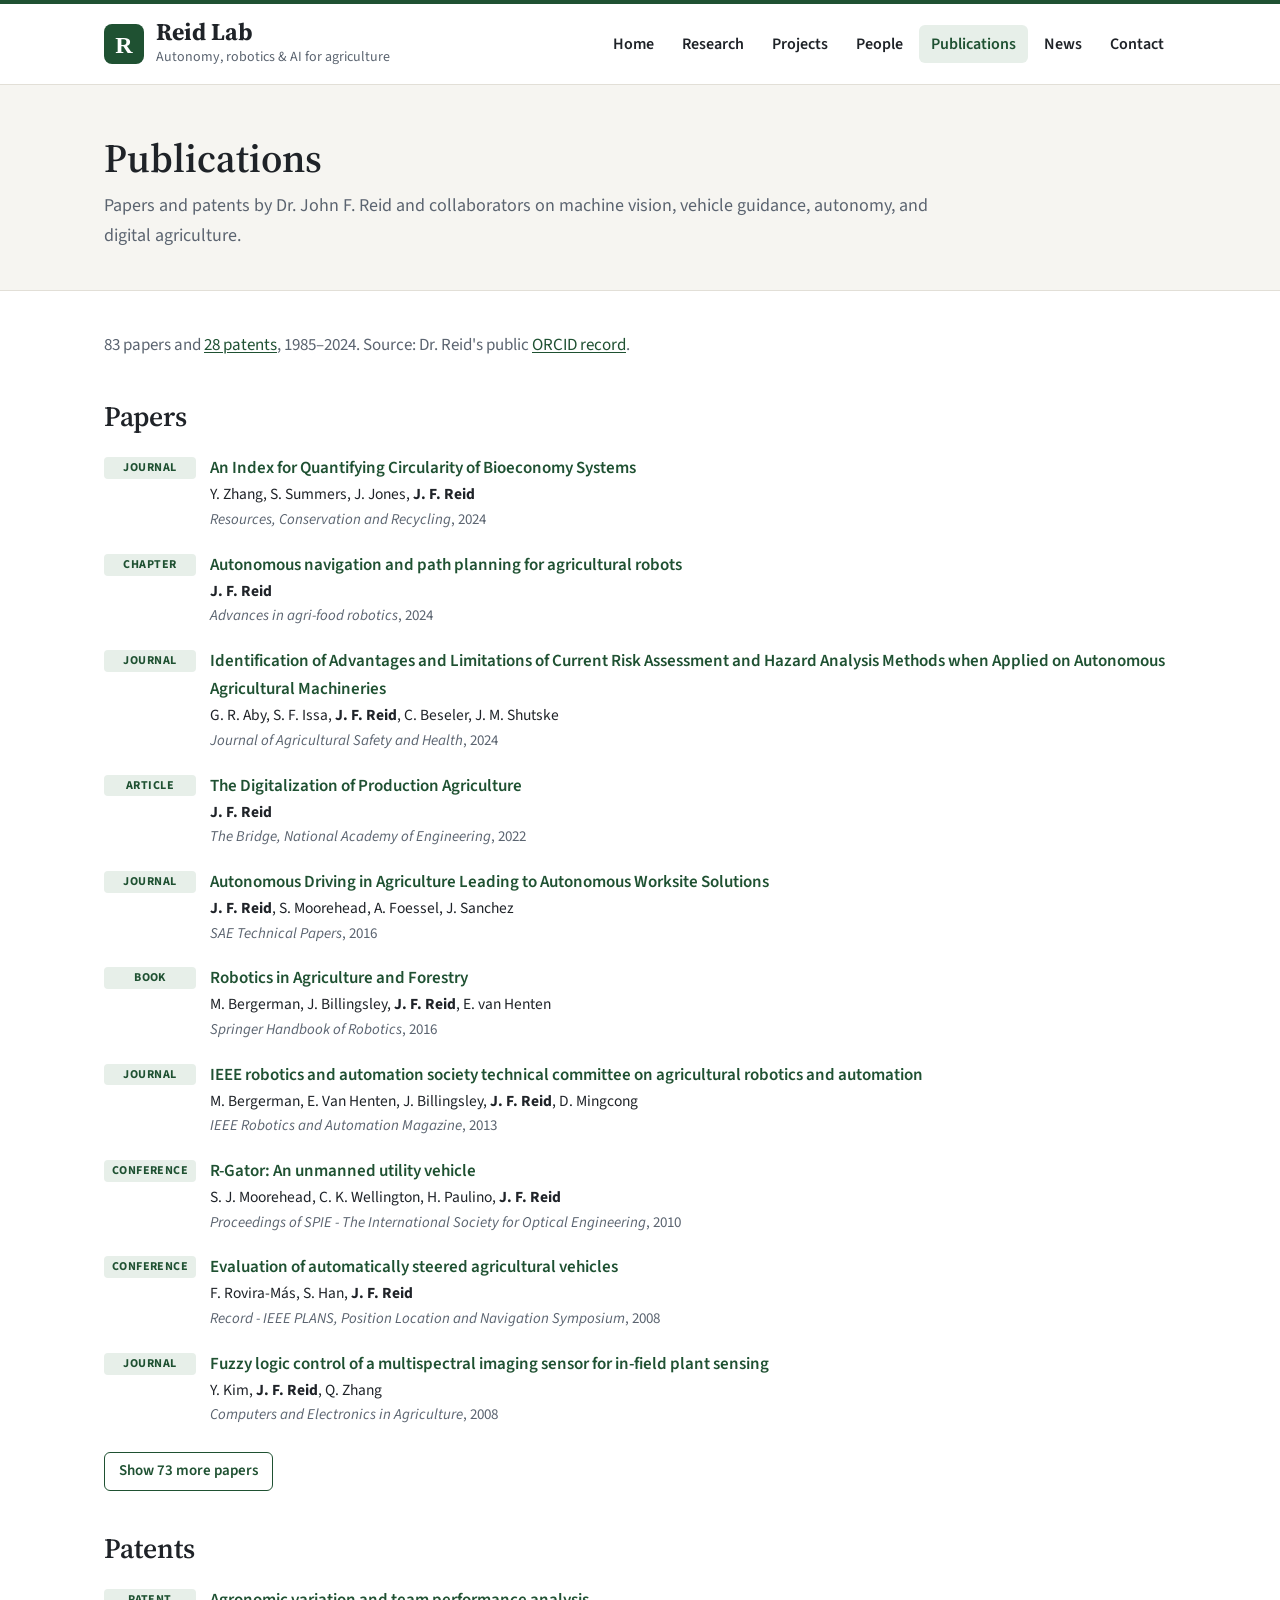
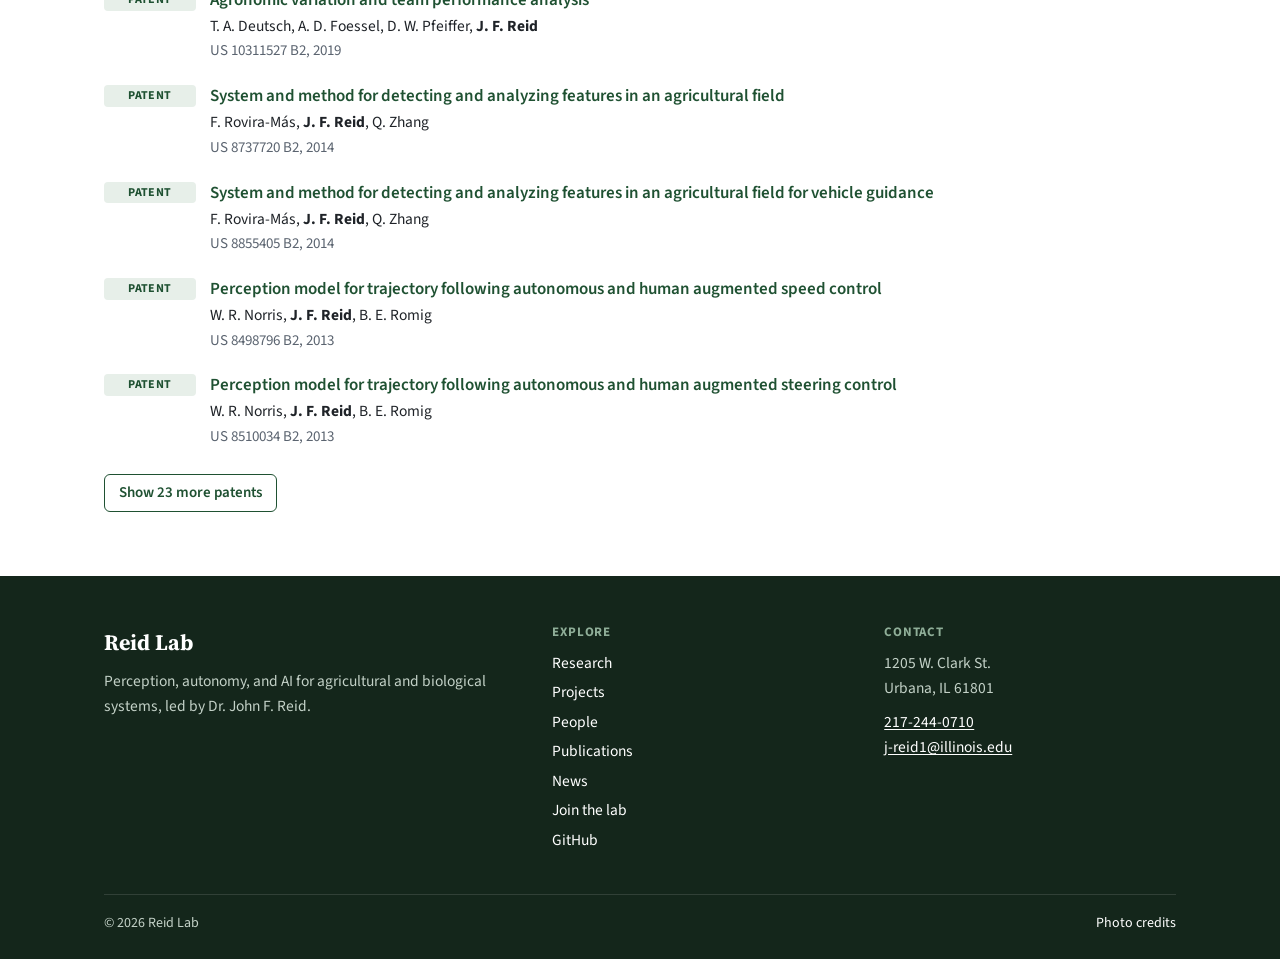
<file: publications.html>
<!doctype html>
<html lang="en">
<head>
  <meta charset="utf-8">
  <meta name="viewport" content="width=device-width, initial-scale=1">
  <title>Publications · Reid Lab</title>
  <meta name="description" content="The Reid Lab, led by Dr. John F. Reid, develops perception, autonomy, and AI for agricultural and biological systems.">
  <link rel="icon" href="assets/favicon.svg" type="image/svg+xml">
  <link rel="preconnect" href="https://fonts.googleapis.com">
  <link rel="preconnect" href="https://fonts.gstatic.com" crossorigin>
  <link href="https://fonts.googleapis.com/css2?family=Source+Sans+3:ital,wght@0,400;0,600;0,700;1,400&family=Source+Serif+4:opsz,wght@8..60,600;8..60,700&display=swap" rel="stylesheet">
  <link rel="stylesheet" href="css/style.css">
</head>
<body>
  <a class="skip-link" href="#main">Skip to content</a>
  <header class="site-header">
    <div class="container header-inner">
      <a class="brand" href="index.html">
        <img src="assets/favicon.svg" alt="" width="40" height="40">
        <span>
          <span class="brand-name">Reid Lab</span>
          <span class="brand-tag">Autonomy, robotics &amp; AI for agriculture</span>
        </span>
      </a>
      <nav class="nav" aria-label="Main">
        <a href="index.html">Home</a>
        <a href="research.html">Research</a>
        <a href="projects.html">Projects</a>
        <a href="people.html">People</a>
        <a href="publications.html" aria-current="page">Publications</a>
        <a href="news.html">News</a>
        <a href="contact.html">Contact</a>
      </nav>
    </div>
  </header>

  <main id="main">
    <div class="page-header">
      <div class="container">
        <h1>Publications</h1>
        <p>Papers and patents by Dr. John F. Reid and collaborators on machine vision, vehicle guidance, autonomy, and digital agriculture.</p>
      </div>
    </div>

    <section class="section section-tight">
      <div class="container">
      <!-- BEGIN PUBLICATIONS (generated by tools/update_publications.py; edits here are overwritten) -->
      <p class="pub-summary">83 papers and <a href="#patents">28 patents</a>, 1985–2024. Source: Dr. Reid's public <a href="https://orcid.org/0000-0001-5286-8555">ORCID record</a>.</p>

      <h2 id="papers">Papers</h2>
      <ol class="pub-list">
        <li class="pub">
          <span class="pub-type">Journal</span>
          <div>
            <a class="pub-title" href="https://doi.org/10.2139/ssrn.4737117">An Index for Quantifying Circularity of Bioeconomy Systems</a>
            <div class="pub-authors">Y. Zhang, S. Summers, J. Jones, <strong>J. F. Reid</strong></div>
            <div class="pub-venue"><em>Resources, Conservation and Recycling</em>, 2024</div>
          </div>
        </li>
        <li class="pub">
          <span class="pub-type">Chapter</span>
          <div>
            <a class="pub-title" href="https://shop.bdspublishing.com/store/bds/detail/product/3-190-9781835451267">Autonomous navigation and path planning for agricultural robots</a>
            <div class="pub-authors"><strong>J. F. Reid</strong></div>
            <div class="pub-venue"><em>Advances in agri-food robotics</em>, 2024</div>
          </div>
        </li>
        <li class="pub">
          <span class="pub-type">Journal</span>
          <div>
            <a class="pub-title" href="https://doi.org/10.13031/jash.15873">Identification of Advantages and Limitations of Current Risk Assessment and Hazard Analysis Methods when Applied on Autonomous Agricultural Machineries</a>
            <div class="pub-authors">G. R. Aby, S. F. Issa, <strong>J. F. Reid</strong>, C. Beseler, J. M. Shutske</div>
            <div class="pub-venue"><em>Journal of Agricultural Safety and Health</em>, 2024</div>
          </div>
        </li>
        <li class="pub">
          <span class="pub-type">Article</span>
          <div>
            <a class="pub-title" href="https://www.nae.edu/276539/The-Digitalization-of-Production-Agriculture">The Digitalization of Production Agriculture</a>
            <div class="pub-authors"><strong>J. F. Reid</strong></div>
            <div class="pub-venue"><em>The Bridge, National Academy of Engineering</em>, 2022</div>
          </div>
        </li>
        <li class="pub">
          <span class="pub-type">Journal</span>
          <div>
            <a class="pub-title" href="https://doi.org/10.4271/2016-01-8006">Autonomous Driving in Agriculture Leading to Autonomous Worksite Solutions</a>
            <div class="pub-authors"><strong>J. F. Reid</strong>, S. Moorehead, A. Foessel, J. Sanchez</div>
            <div class="pub-venue"><em>SAE Technical Papers</em>, 2016</div>
          </div>
        </li>
        <li class="pub">
          <span class="pub-type">Book</span>
          <div>
            <a class="pub-title" href="https://doi.org/10.1007/978-3-319-32552-1_56">Robotics in Agriculture and Forestry</a>
            <div class="pub-authors">M. Bergerman, J. Billingsley, <strong>J. F. Reid</strong>, E. van Henten</div>
            <div class="pub-venue"><em>Springer Handbook of Robotics</em>, 2016</div>
          </div>
        </li>
        <li class="pub">
          <span class="pub-type">Journal</span>
          <div>
            <a class="pub-title" href="https://doi.org/10.1109/MRA.2013.2255513">IEEE robotics and automation society technical committee on agricultural robotics and automation</a>
            <div class="pub-authors">M. Bergerman, E. Van Henten, J. Billingsley, <strong>J. F. Reid</strong>, D. Mingcong</div>
            <div class="pub-venue"><em>IEEE Robotics and Automation Magazine</em>, 2013</div>
          </div>
        </li>
        <li class="pub">
          <span class="pub-type">Conference</span>
          <div>
            <a class="pub-title" href="https://doi.org/10.1117/12.852483">R-Gator: An unmanned utility vehicle</a>
            <div class="pub-authors">S. J. Moorehead, C. K. Wellington, H. Paulino, <strong>J. F. Reid</strong></div>
            <div class="pub-venue"><em>Proceedings of SPIE - The International Society for Optical Engineering</em>, 2010</div>
          </div>
        </li>
        <li class="pub">
          <span class="pub-type">Conference</span>
          <div>
            <a class="pub-title" href="https://doi.org/10.1109/PLANS.2008.4570022">Evaluation of automatically steered agricultural vehicles</a>
            <div class="pub-authors">F. Rovira-Más, S. Han, <strong>J. F. Reid</strong></div>
            <div class="pub-venue"><em>Record - IEEE PLANS, Position Location and Navigation Symposium</em>, 2008</div>
          </div>
        </li>
        <li class="pub">
          <span class="pub-type">Journal</span>
          <div>
            <a class="pub-title" href="https://doi.org/10.1016/j.compag.2007.09.008">Fuzzy logic control of a multispectral imaging sensor for in-field plant sensing</a>
            <div class="pub-authors">Y. Kim, <strong>J. F. Reid</strong>, Q. Zhang</div>
            <div class="pub-venue"><em>Computers and Electronics in Agriculture</em>, 2008</div>
          </div>
        </li>
      </ol>
      <details class="pub-more">
        <summary><span class="when-closed">Show 73 more papers</span><span class="when-open">Show fewer papers</span></summary>
        <ol class="pub-list">
          <li class="pub">
            <span class="pub-type">Journal</span>
            <div>
              <a class="pub-title" href="https://doi.org/10.1016/j.compag.2007.07.007">Stereo vision three-dimensional terrain maps for precision agriculture</a>
              <div class="pub-authors">F. Rovira-Más, Q. Zhang, <strong>J. F. Reid</strong></div>
              <div class="pub-venue"><em>Computers and Electronics in Agriculture</em>, 2008</div>
            </div>
          </li>
          <li class="pub">
            <span class="pub-type">Journal</span>
            <div>
              <span class="pub-title">Trajectory-based algorithm for the quantitative evaluation of automatically steered vehicles</span>
              <div class="pub-authors">F. Rovira-Más, S. Han, <strong>J. F. Reid</strong></div>
              <div class="pub-venue"><em>Transactions of the ASABE</em>, 2008</div>
            </div>
          </li>
          <li class="pub">
            <span class="pub-type">Journal</span>
            <div>
              <a class="pub-title" href="https://doi.org/10.1080/01431160701253261">Bidirectional effect on a spectral image sensor for in-field crop reflectance assessment</a>
              <div class="pub-authors">Y. Kim, <strong>J. F. Reid</strong></div>
              <div class="pub-venue"><em>International Journal of Remote Sensing</em>, 2007</div>
            </div>
          </li>
          <li class="pub">
            <span class="pub-type">Conference</span>
            <div>
              <a class="pub-title" href="https://doi.org/10.1109/PLANS.2006.1650708">Agricultural 3D maps with stereovision</a>
              <div class="pub-authors">F. Rovira-Más, Q. Zhang, M. Kise, <strong>J. F. Reid</strong></div>
              <div class="pub-venue"><em>Record - IEEE PLANS, Position Location and Navigation Symposium</em>, 2006</div>
            </div>
          </li>
          <li class="pub">
            <span class="pub-type">Journal</span>
            <div>
              <span class="pub-title">Modeling and calibration of a multi-spectral imaging sensor for in-field crop nitrogen assessment</span>
              <div class="pub-authors">Y. Kim, <strong>J. F. Reid</strong></div>
              <div class="pub-venue"><em>Applied Engineering in Agriculture</em>, 2006</div>
            </div>
          </li>
          <li class="pub">
            <span class="pub-type">Journal</span>
            <div>
              <span class="pub-title">Stereovision data processing with 3D density maps for agricultural vehicles</span>
              <div class="pub-authors">F. Rovira-Más, <strong>J. F. Reid</strong>, Q. Zhang</div>
              <div class="pub-venue"><em>Transactions of the ASABE</em>, 2006</div>
            </div>
          </li>
          <li class="pub">
            <span class="pub-type">Journal</span>
            <div>
              <a class="pub-title" href="https://doi.org/10.1016/j.biosystemseng.2004.11.013">Creation of three-dimensional crop maps based on aerial stereoimages</a>
              <div class="pub-authors">F. Rovira-Más, Q. Zhang, <strong>J. F. Reid</strong></div>
              <div class="pub-venue"><em>Biosystems Engineering</em>, 2005</div>
            </div>
          </li>
          <li class="pub">
            <span class="pub-type">Conference</span>
            <div>
              <span class="pub-title">Fuzzy logic model for sensor fusion of machine vision and GPS in autonomous navigation</span>
              <div class="pub-authors">F. Rovira-Más, S. Han, J. Wei, <strong>J. F. Reid</strong></div>
              <div class="pub-venue"><em>2005 ASAE Annual International Meeting</em>, 2005</div>
            </div>
          </li>
          <li class="pub">
            <span class="pub-type">Journal</span>
            <div>
              <a class="pub-title" href="https://doi.org/10.1243/095440705X34667">Hough-transform-based vision algorithm for crop row detection of an automated agricultural vehicle</a>
              <div class="pub-authors">F. Rovira-Más, Q. Zhang, <strong>J. F. Reid</strong>, J. D. Will</div>
              <div class="pub-venue"><em>Proceedings of the Institution of Mechanical Engineers, Part D: Journal of Automobile Engineering</em>, 2005</div>
            </div>
          </li>
          <li class="pub">
            <span class="pub-type">Conference</span>
            <div>
              <span class="pub-title">Obstacle detection using stereo vision to enhance safety of autonomous machines</span>
              <div class="pub-authors">J. Wei, F. Rovira-Más, <strong>J. F. Reid</strong>, S. Han</div>
              <div class="pub-venue"><em>2005 ASAE Annual International Meeting</em>, 2005</div>
            </div>
          </li>
          <li class="pub">
            <span class="pub-type">Conference</span>
            <div>
              <span class="pub-title">3D density and density maps for stereo vision-based navigation</span>
              <div class="pub-authors">F. Rovira-Más, <strong>J. F. Reid</strong></div>
              <div class="pub-venue"><em>Proceedings of the International Conference on Automation Technology for Off-road Equipment, ATOE 2004</em>, 2004</div>
            </div>
          </li>
          <li class="pub">
            <span class="pub-type">Journal</span>
            <div>
              <a class="pub-title" href="https://doi.org/10.1016/j.compag.2004.01.007">A guidance directrix approach to vision-based vehicle guidance systems</a>
              <div class="pub-authors">S. Han, Q. Zhang, B. Ni, <strong>J. F. Reid</strong></div>
              <div class="pub-venue"><em>Computers and Electronics in Agriculture</em>, 2004</div>
            </div>
          </li>
          <li class="pub">
            <span class="pub-type">Journal</span>
            <div>
              <span class="pub-title">Automated agricultural equipment navigation using stereo disparity images</span>
              <div class="pub-authors">F. Rovira-Más, Q. Zhang, <strong>J. F. Reid</strong></div>
              <div class="pub-venue"><em>Transactions of the American Society of Agricultural Engineers</em>, 2004</div>
            </div>
          </li>
          <li class="pub">
            <span class="pub-type">Journal</span>
            <div>
              <a class="pub-title" href="https://doi.org/10.1016/j.compag.2004.01.006">Development of a master-slave robot system for farm operations</a>
              <div class="pub-authors">N. Noguchi, J. Will, <strong>J. F. Reid</strong>, Q. Zhang</div>
              <div class="pub-venue"><em>Computers and Electronics in Agriculture</em>, 2004</div>
            </div>
          </li>
          <li class="pub">
            <span class="pub-type">Journal</span>
            <div>
              <a class="pub-title" href="https://doi.org/10.1016/j.jterra.2004.02.011">Effects of central tire inflation systems on ride quality of agricultural vehicles</a>
              <div class="pub-authors">B. T. Adams, <strong>J. F. Reid</strong>, J. W. Hummel, Q. Zhang, R. G. Hoeft</div>
              <div class="pub-venue"><em>Journal of Terramechanics</em>, 2004</div>
            </div>
          </li>
          <li class="pub">
            <span class="pub-type">Conference</span>
            <div>
              <span class="pub-title">Mobile intelligent equipment for off-road environments</span>
              <div class="pub-authors"><strong>J. F. Reid</strong></div>
              <div class="pub-venue"><em>Proceedings of the International Conference on Automation Technology for Off-road Equipment, ATOE 2004</em>, 2004</div>
            </div>
          </li>
          <li class="pub">
            <span class="pub-type">Journal</span>
            <div>
              <span class="pub-title">Machine Vision-Based Guidance System for an Agricultural Small-Grain Harvester</span>
              <div class="pub-authors">E. R. Benson, <strong>J. F. Reid</strong>, Q. Zhang</div>
              <div class="pub-venue"><em>Transactions of the American Society of Agricultural Engineers</em>, 2003</div>
            </div>
          </li>
          <li class="pub">
            <span class="pub-type">Journal</span>
            <div>
              <a class="pub-title" href="https://doi.org/10.1016/j.biosystemseng.2003.07.002">Machine Vision-based Guidance System for Agricultural Grain Harvesters using Cut-edge Detection</a>
              <div class="pub-authors">E. R. Benson, <strong>J. F. Reid</strong>, Q. Zhang</div>
              <div class="pub-venue"><em>Biosystems Engineering</em>, 2003</div>
            </div>
          </li>
          <li class="pub">
            <span class="pub-type">Journal</span>
            <div>
              <a class="pub-title" href="https://doi.org/10.1080/10255810390445300">Machine vision based automated tractor guidance</a>
              <div class="pub-authors">F. Rovira-Más, Q. Zhang, <strong>J. F. Reid</strong>, J. D. Will</div>
              <div class="pub-venue"><em>International Journal of Smart Engineering System Design</em>, 2003</div>
            </div>
          </li>
          <li class="pub">
            <span class="pub-type">Journal</span>
            <div>
              <span class="pub-title">Multi-spectral vision technology for precision farming</span>
              <div class="pub-authors">Y. Kim, <strong>J. F. Reid</strong></div>
              <div class="pub-venue"><em>Resource: Engineering and Technology for Sustainable World</em>, 2003</div>
            </div>
          </li>
          <li class="pub">
            <span class="pub-type">Conference</span>
            <div>
              <span class="pub-title">Machine vision algorithm for automatic guidance of an agricultural tractor</span>
              <div class="pub-authors">F. Rovira-Más, Q. Zhang, <strong>J. F. Reid</strong>, J. D. Will</div>
              <div class="pub-venue"><em>Intelligent Engineering Systems Through Artificial Neural Networks</em>, 2002</div>
            </div>
          </li>
          <li class="pub">
            <span class="pub-type">Journal</span>
            <div>
              <a class="pub-title" href="https://doi.org/10.1016/S0957-4158(01)00030-7">Model recognition and validation for an off-road vehicle electrohydraulic steering controller</a>
              <div class="pub-authors">Q. Zhang, D. Wu, <strong>J. F. Reid</strong>, E. R. Benson</div>
              <div class="pub-venue"><em>Mechatronics</em>, 2002</div>
            </div>
          </li>
          <li class="pub">
            <span class="pub-type">Journal</span>
            <div>
              <a class="pub-title" href="https://doi.org/10.1017/S0263574701003459">Adaptive steering controller using a Kalman estimator for wheel-type agricultural tractors</a>
              <div class="pub-authors">D. Wu, Q. Zhang, <strong>J. F. Reid</strong></div>
              <div class="pub-venue"><em>Robotica</em>, 2001</div>
            </div>
          </li>
          <li class="pub">
            <span class="pub-type">Journal</span>
            <div>
              <span class="pub-title">Fuzzy control of electrohydraulic steering systems for agricultural vehicles</span>
              <div class="pub-authors">H. Qiu, Q. Zhang, <strong>J. F. Reid</strong></div>
              <div class="pub-venue"><em>Transactions of the American Society of Agricultural Engineers</em>, 2001</div>
            </div>
          </li>
          <li class="pub">
            <span class="pub-type">Journal</span>
            <div>
              <a class="pub-title" href="https://doi.org/10.4271/2001-01-2016">Injector nozzle coking with oxygenated diesel</a>
              <div class="pub-authors">M. C. Mendoza, Q. Zhang, A. C. Hansen, <strong>J. F. Reid</strong></div>
              <div class="pub-venue"><em>SAE Technical Papers</em>, 2001</div>
            </div>
          </li>
          <li class="pub">
            <span class="pub-type">Journal</span>
            <div>
              <a class="pub-title" href="https://doi.org/10.1504/ijvd.2001.001936">Modelling and simulation of an electrohydraulic steering system</a>
              <div class="pub-authors">H. C. Qiu, Q. Zhang, <strong>J. F. Reid</strong>, D. Wu</div>
              <div class="pub-venue"><em>International Journal of Vehicle Design</em>, 2001</div>
            </div>
          </li>
          <li class="pub">
            <span class="pub-type">Journal</span>
            <div>
              <a class="pub-title" href="https://doi.org/10.1016/S0168-1699(99)00061-7">Agricultural automatic guidance research in North America</a>
              <div class="pub-authors"><strong>J. F. Reid</strong>, Q. Zhang, N. Noguchi, M. Dickson</div>
              <div class="pub-venue"><em>Computers and Electronics in Agriculture</em>, 2000</div>
            </div>
          </li>
          <li class="pub">
            <span class="pub-type">Conference</span>
            <div>
              <span class="pub-title">An adaptive fuzzy crop edge detection method for machine vision</span>
              <div class="pub-authors">E. R. Benson, <strong>J. F. Reid</strong>, Q. Zhang, F. A. C. Pinto</div>
              <div class="pub-venue"><em>2000 ASAE Annual Intenational Meeting, Technical Papers: Engineering Solutions for a New Century</em>, 2000</div>
            </div>
          </li>
          <li class="pub">
            <span class="pub-type">Conference</span>
            <div>
              <span class="pub-title">Development of an automated combine guidance system</span>
              <div class="pub-authors">E. R. Benson, <strong>J. F. Reid</strong>, Q. Zhang</div>
              <div class="pub-venue"><em>2000 ASAE Annual Intenational Meeting, Technical Papers: Engineering Solutions for a New Century</em>, 2000</div>
            </div>
          </li>
          <li class="pub">
            <span class="pub-type">Conference</span>
            <div>
              <span class="pub-title">Evaluation of A Multi-Spectral Imaging System to Detect Nitrogen Stress of Corn Crops</span>
              <div class="pub-authors">Y. Kim, <strong>J. F. Reid</strong>, A. Hansen, M. Dickson</div>
              <div class="pub-venue"><em>2000 ASAE Annual Intenational Meeting, Technical Papers: Engineering Solutions for a New Century</em>, 2000</div>
            </div>
          </li>
          <li class="pub">
            <span class="pub-type">Conference</span>
            <div>
              <span class="pub-title">Fuzzy control of electrohydraulic steering systems</span>
              <div class="pub-authors">H. Qiu, Q. Zhang, <strong>J. F. Reid</strong></div>
              <div class="pub-venue"><em>2000 ASAE Annual Intenational Meeting, Technical Papers: Engineering Solutions for a New Century</em>, 2000</div>
            </div>
          </li>
          <li class="pub">
            <span class="pub-type">Journal</span>
            <div>
              <a class="pub-title" href="https://doi.org/10.4271/2000-01-2621">Fuzzy quality evaluation for agricultural applications</a>
              <div class="pub-authors">E. R. Benson, Q. Zhang, <strong>J. F. Reid</strong>, M. Dickson</div>
              <div class="pub-venue"><em>SAE Technical Papers</em>, 2000</div>
            </div>
          </li>
          <li class="pub">
            <span class="pub-type">Journal</span>
            <div>
              <span class="pub-title">Hardware-in-the-loop simulator of an off-road vehicle electrohydraulic steering system</span>
              <div class="pub-authors">Q. Zhang, <strong>J. F. Reid</strong>, D. Wu</div>
              <div class="pub-venue"><em>Transactions of the American Society of Agricultural Engineers</em>, 2000</div>
            </div>
          </li>
          <li class="pub">
            <span class="pub-type">Conference</span>
            <div>
              <span class="pub-title">Sensor fusion framework for heading determination using GPS and inertial measurement</span>
              <div class="pub-authors">J. D. Will, F. A. C. Pinto, N. Noguchi, Q. Zhang, <strong>J. F. Reid</strong></div>
              <div class="pub-venue"><em>2000 ASAE Annual Intenational Meeting, Technical Papers: Engineering Solutions for a New Century</em>, 2000</div>
            </div>
          </li>
          <li class="pub">
            <span class="pub-type">Journal</span>
            <div>
              <a class="pub-title" href="https://doi.org/10.1006/jaer.1999.0501">Vehicle guidance parameter determination from crop row images using principal component analysis</a>
              <div class="pub-authors">F. A. C. Pinto, <strong>J. F. Reid</strong>, Q. Zhang, N. Noguchi</div>
              <div class="pub-venue"><em>Journal of Agricultural and Engineering Research</em>, 2000</div>
            </div>
          </li>
          <li class="pub">
            <span class="pub-type">Journal</span>
            <div>
              <a class="pub-title" href="https://doi.org/10.1007/s11627-999-0036-7">Application of imaging tools to plant cell culture: Relationship between plant cell aggregation and flavonoid production</a>
              <div class="pub-authors">M. F. Pépin, M. A. L. Smith, <strong>J. F. Reid</strong></div>
              <div class="pub-venue"><em>In Vitro Cellular and Developmental Biology - Plant</em>, 1999</div>
            </div>
          </li>
          <li class="pub">
            <span class="pub-type">Journal</span>
            <div>
              <a class="pub-title" href="https://doi.org/10.4271/1999-01-1874">Automated guidance control for agricultural tractor using redundant sensors</a>
              <div class="pub-authors">Q. Zhang, <strong>J. F. Reid</strong>, N. Noguchi</div>
              <div class="pub-venue"><em>SAE Technical Papers</em>, 1999</div>
            </div>
          </li>
          <li class="pub">
            <span class="pub-type">Journal</span>
            <div>
              <a class="pub-title" href="https://doi.org/10.1094/PDIS.1999.83.4.320">Color classifier for symptomatic soybean seeds using image processing</a>
              <div class="pub-authors">I. S. Ahmad, <strong>J. F. Reid</strong>, M. R. Paulsen, J. B. Sinclair</div>
              <div class="pub-venue"><em>Plant Disease</em>, 1999</div>
            </div>
          </li>
          <li class="pub">
            <span class="pub-type">Journal</span>
            <div>
              <span class="pub-title">Development of a precision sprayer for site-specific weed management</span>
              <div class="pub-authors">L. Tian, <strong>J. F. Reid</strong>, J. W. Hummel</div>
              <div class="pub-venue"><em>Transactions of the American Society of Agricultural Engineers</em>, 1999</div>
            </div>
          </li>
          <li class="pub">
            <span class="pub-type">Conference</span>
            <div>
              <span class="pub-title">Nonlinear feedforward-plus-PID control for electrohydraulic steering systems</span>
              <div class="pub-authors">H. Qiu, Q. Zhang, <strong>J. F. Reid</strong>, D. Wu</div>
              <div class="pub-venue"><em>American Society of Mechanical Engineers, The Fluid Power and Systems Technology Division (Publication) FPST</em>, 1999</div>
            </div>
          </li>
          <li class="pub">
            <span class="pub-type">Journal</span>
            <div>
              <a class="pub-title" href="https://doi.org/10.4271/1999-01-2854">System identification of an electrohydraulic steering system</a>
              <div class="pub-authors">H. Qiu, Q. Zhang, <strong>J. F. Reid</strong>, D. Wu</div>
              <div class="pub-venue"><em>SAE Technical Papers</em>, 1999</div>
            </div>
          </li>
          <li class="pub">
            <span class="pub-type">Conference</span>
            <div>
              <span class="pub-title">Model recognition and simulation of an E/H steering controller on off-road equipment</span>
              <div class="pub-authors">D. Wu, Q. Zhang, <strong>J. F. Reid</strong>, H. Qiu, E. R. Benson</div>
              <div class="pub-venue"><em>American Society of Mechanical Engineers, The Fluid Power and Systems Technology Division (Publication) FPST</em>, 1998</div>
            </div>
          </li>
          <li class="pub">
            <span class="pub-type">Journal</span>
            <div>
              <span class="pub-title">Size grading of corn kernels with machine vision</span>
              <div class="pub-authors">B. Ni, M. R. Paulsen, <strong>J. F. Reid</strong></div>
              <div class="pub-venue"><em>Applied Engineering in Agriculture</em>, 1998</div>
            </div>
          </li>
          <li class="pub">
            <span class="pub-type">Journal</span>
            <div>
              <span class="pub-title">Corn kernel crown shape identification using image processing</span>
              <div class="pub-authors">B. Ni, M. R. Paulsen, <strong>J. F. Reid</strong></div>
              <div class="pub-venue"><em>Transactions of the American Society of Agricultural Engineers</em>, 1997</div>
            </div>
          </li>
          <li class="pub">
            <span class="pub-type">Journal</span>
            <div>
              <span class="pub-title">Design of an automated corn kernel inspection system for machine vision</span>
              <div class="pub-authors">B. Ni, M. R. Paulsen, K. Liao, <strong>J. F. Reid</strong></div>
              <div class="pub-venue"><em>Transactions of the American Society of Agricultural Engineers</em>, 1997</div>
            </div>
          </li>
          <li class="pub">
            <span class="pub-type">Conference</span>
            <div>
              <span class="pub-title">Spatial-frequency analysis for detection of weed-infestation areas with the wavelet decomposition</span>
              <div class="pub-authors">M. H. B. Su, L. F. Tian, <strong>J. F. Reid</strong></div>
              <div class="pub-venue"><em>Paper - American Society of Agricultural Engineers</em>, 1997</div>
            </div>
          </li>
          <li class="pub">
            <span class="pub-type">Journal</span>
            <div>
              <span class="pub-title">Characterization of a color vision system</span>
              <div class="pub-authors">Y. C. Chang, <strong>J. F. Reid</strong></div>
              <div class="pub-venue"><em>Transactions of the American Society of Agricultural Engineers</em>, 1996</div>
            </div>
          </li>
          <li class="pub">
            <span class="pub-type">Journal</span>
            <div>
              <a class="pub-title" href="https://doi.org/10.1006/jaer.1996.0020">Evaluation of colour representations for maize images</a>
              <div class="pub-authors">I. S. Ahmad, <strong>J. F. Reid</strong></div>
              <div class="pub-venue"><em>Journal of Agricultural and Engineering Research</em>, 1996</div>
            </div>
          </li>
          <li class="pub">
            <span class="pub-type">Journal</span>
            <div>
              <a class="pub-title" href="https://doi.org/10.1109/83.536890">RGB calibration for color image analysis in machine vision</a>
              <div class="pub-authors">Y. C. Chang, <strong>J. F. Reid</strong></div>
              <div class="pub-venue"><em>IEEE Transactions on Image Processing</em>, 1996</div>
            </div>
          </li>
          <li class="pub">
            <span class="pub-type">Journal</span>
            <div>
              <a class="pub-title" href="https://doi.org/10.1016/0168-1656(94)00123-T">Coupling a machine vision sensor and a neural net supervised controller: controlling microbial cultivations</a>
              <div class="pub-authors">Q. Zhang, J. Bruce Litchfield, <strong>J. F. Reid</strong>, J. Ren, S. W. Chang</div>
              <div class="pub-venue"><em>Journal of Biotechnology</em>, 1995</div>
            </div>
          </li>
          <li class="pub">
            <span class="pub-type">Conference</span>
            <div>
              <span class="pub-title">Diesel engine simulator as a multimedia educational tool</span>
              <div class="pub-authors">A. C. Hansen, <strong>J. F. Reid</strong>, C. E. Goering</div>
              <div class="pub-venue"><em>ASEE Annual Conference Proceedings</em>, 1995</div>
            </div>
          </li>
          <li class="pub">
            <span class="pub-type">Journal</span>
            <div>
              <a class="pub-title" href="https://doi.org/10.1016/0168-1656(95)00025-L">Non-destructive machine vision analysis of pigment-producing cell cultures</a>
              <div class="pub-authors">M. A. L. Smith, <strong>J. F. Reid</strong>, A. C. Hansen, Z. Li, D. L. Madhavi</div>
              <div class="pub-venue"><em>Journal of Biotechnology</em>, 1995</div>
            </div>
          </li>
          <li class="pub">
            <span class="pub-type">Journal</span>
            <div>
              <a class="pub-title" href="https://doi.org/10.1002/bit.260430608">A prototype neural network supervised control system for Bacillus thuringiensis fermentations</a>
              <div class="pub-authors">Q. Zhang, <strong>J. F. Reid</strong>, J. Bruce Litchfield, J. Ren, S. ‐. Chang</div>
              <div class="pub-venue"><em>Biotechnology and Bioengineering</em>, 1994</div>
            </div>
          </li>
          <li class="pub">
            <span class="pub-type">Journal</span>
            <div>
              <a class="pub-title" href="https://doi.org/10.1016/0168-1656(94)90019-1">Knowledge-based supervision and control of bioprocess with a machine vision-based sensing system</a>
              <div class="pub-authors">J. Ren, <strong>J. F. Reid</strong>, J. B. Litchfield</div>
              <div class="pub-venue"><em>Journal of Biotechnology</em>, 1994</div>
            </div>
          </li>
          <li class="pub">
            <span class="pub-type">Article</span>
            <div>
              <span class="pub-title">Machine vision microscopy and magnetic resonance microscopy</span>
              <div class="pub-authors">J. B. Litchfield, <strong>J. F. Reid</strong>, S. J. Schmidt</div>
              <div class="pub-venue"><em>Food Technology</em>, 1994</div>
            </div>
          </li>
          <li class="pub">
            <span class="pub-type">Journal</span>
            <div>
              <a class="pub-title" href="https://doi.org/10.1006/jaer.1994.1085">Real-Time Detection of Colour and Surface Defects of Maize Kernels Using Machine Vision</a>
              <div class="pub-authors">K. Liao, M. R. Paulsen, <strong>J. F. Reid</strong></div>
              <div class="pub-venue"><em>Journal of Agricultural Engineering Research</em>, 1994</div>
            </div>
          </li>
          <li class="pub">
            <span class="pub-type">Journal</span>
            <div>
              <span class="pub-title">Size assessment of stacked logs via the Hough transform</span>
              <div class="pub-authors">J. R. Brodie, A. C. Hansen, <strong>J. F. Reid</strong></div>
              <div class="pub-venue"><em>Transactions of the American Society of Agricultural Engineers</em>, 1994</div>
            </div>
          </li>
          <li class="pub">
            <span class="pub-type">Journal</span>
            <div>
              <a class="pub-title" href="https://doi.org/10.4271/932807">Machine vision system for quantifying engine valve deposits</a>
              <div class="pub-authors">A. C. Hansen, A. G. P. Brooker, <strong>J. F. Reid</strong></div>
              <div class="pub-venue"><em>SAE Technical Papers</em>, 1993</div>
            </div>
          </li>
          <li class="pub">
            <span class="pub-type">Conference</span>
            <div>
              <span class="pub-title">Machine vision microscopy for on-line sampling, analysis, and control</span>
              <div class="pub-authors">J. B. Litchfield, <strong>J. F. Reid</strong>, B. A. Richburg</div>
              <div class="pub-venue"><em>IFAC Symposia Series</em>, 1992</div>
            </div>
          </li>
          <li class="pub">
            <span class="pub-type">Journal</span>
            <div>
              <span class="pub-title">Trainable algorithm for inspection of soybean seed quality</span>
              <div class="pub-authors">W. W. Casady, M. R. Paulsen, <strong>J. F. Reid</strong>, J. B. Sinclair</div>
              <div class="pub-venue"><em>Transactions of the American Society of Agricultural Engineers</em>, 1992</div>
            </div>
          </li>
          <li class="pub">
            <span class="pub-type">Journal</span>
            <div>
              <a class="pub-title" href="https://doi.org/10.4271/911752">An algorithm for computer vision sensing of a row crop guidance directrix</a>
              <div class="pub-authors"><strong>J. F. Reid</strong>, S. W. Searcy</div>
              <div class="pub-venue"><em>SAE Technical Papers</em>, 1991</div>
            </div>
          </li>
          <li class="pub">
            <span class="pub-type">Journal</span>
            <div>
              <span class="pub-title">Computer vision sensing of stress cracks in corn kernels</span>
              <div class="pub-authors"><strong>J. F. Reid</strong>, C. Kim, M. R. Paulsen</div>
              <div class="pub-venue"><em>Transactions of the American Society of Agricultural Engineers</em>, 1991</div>
            </div>
          </li>
          <li class="pub">
            <span class="pub-type">Journal</span>
            <div>
              <span class="pub-title">Computer vision system for characterizing corn growth and development</span>
              <div class="pub-authors">K. A. Tarbell, <strong>J. F. Reid</strong></div>
              <div class="pub-venue"><em>Transactions of the American Society of Agricultural Engineers</em>, 1991</div>
            </div>
          </li>
          <li class="pub">
            <span class="pub-type">Journal</span>
            <div>
              <span class="pub-title">Corn growth and development attributes obtained using inductive learning techniques</span>
              <div class="pub-authors">K. A. Tarbell, D. K. Tcheng, <strong>J. F. Reid</strong></div>
              <div class="pub-venue"><em>Transactions of the American Society of Agricultural Engineers</em>, 1991</div>
            </div>
          </li>
          <li class="pub">
            <span class="pub-type">Journal</span>
            <div>
              <a class="pub-title" href="https://doi.org/10.4271/911751">Field performance of machine vision for the selective harvest of asparagus</a>
              <div class="pub-authors">D. S. Humburg, <strong>J. F. Reid</strong></div>
              <div class="pub-venue"><em>SAE Technical Papers</em>, 1991</div>
            </div>
          </li>
          <li class="pub">
            <span class="pub-type">Journal</span>
            <div>
              <span class="pub-title">Spatial and spectral characteristics of corn leaves collected using computer vision</span>
              <div class="pub-authors">K. A. Tarbell, <strong>J. F. Reid</strong></div>
              <div class="pub-venue"><em>Transactions of the American Society of Agricultural Engineers</em>, 1991</div>
            </div>
          </li>
          <li class="pub">
            <span class="pub-type">Journal</span>
            <div>
              <span class="pub-title">Machines see red ... and so much more</span>
              <div class="pub-authors">S. W. Searcy, <strong>J. F. Reid</strong></div>
              <div class="pub-venue"><em>Agricultural engineering</em>, 1989</div>
            </div>
          </li>
          <li class="pub">
            <span class="pub-type">Journal</span>
            <div>
              <span class="pub-title">Quantifying diesel injector coking with computer vision</span>
              <div class="pub-authors"><strong>J. F. Reid</strong>, A. C. Hansen, C. E. Goering</div>
              <div class="pub-venue"><em>Transactions of the American Society of Agricultural Engineers</em>, 1989</div>
            </div>
          </li>
          <li class="pub">
            <span class="pub-type">Journal</span>
            <div>
              <span class="pub-title">Algorithm for separating guidance information from row crop images</span>
              <div class="pub-authors"><strong>J. F. Reid</strong>, S. W. Searcy</div>
              <div class="pub-venue"><em>Transactions of the American Society of Agricultural Engineers</em>, 1988</div>
            </div>
          </li>
          <li class="pub">
            <span class="pub-type">Journal</span>
            <div>
              <a class="pub-title" href="https://doi.org/10.4271/871639">Automatic tractor guidance with computer vision</a>
              <div class="pub-authors"><strong>J. F. Reid</strong>, S. W. Searcy</div>
              <div class="pub-venue"><em>SAE Technical Papers</em>, 1987</div>
            </div>
          </li>
          <li class="pub">
            <span class="pub-type">Journal</span>
            <div>
              <a class="pub-title" href="https://doi.org/10.1109/MCS.1987.1105271">Vision-Based Guidance of an Agricultural Tractor</a>
              <div class="pub-authors"><strong>J. F. Reid</strong>, S. W. Searcy</div>
              <div class="pub-venue"><em>IEEE Control Systems Magazine</em>, 1987</div>
            </div>
          </li>
          <li class="pub">
            <span class="pub-type">Conference</span>
            <div>
              <span class="pub-title">Detecting Crop Rows using the Hough Transform</span>
              <div class="pub-authors"><strong>J. F. Reid</strong>, S. W. Searcy</div>
              <div class="pub-venue"><em>Paper - American Society of Agricultural Engineers</em>, 1986</div>
            </div>
          </li>
          <li class="pub">
            <span class="pub-type">Conference</span>
            <div>
              <span class="pub-title">Determining a Guidance Directrix in Row Crop Images</span>
              <div class="pub-authors"><strong>J. F. Reid</strong>, S. W. Searcy, R. J. Babowicz</div>
              <div class="pub-venue"><em>Paper - American Society of Agricultural Engineers</em>, 1985</div>
            </div>
          </li>
        </ol>
      </details>

      <h2 id="patents">Patents</h2>
      <ol class="pub-list">
        <li class="pub">
          <span class="pub-type">Patent</span>
          <div>
            <a class="pub-title" href="https://www.lens.org/083-013-152-283-251">Agronomic variation and team performance analysis</a>
            <div class="pub-authors">T. A. Deutsch, A. D. Foessel, D. W. Pfeiffer, <strong>J. F. Reid</strong></div>
            <div class="pub-venue">US 10311527 B2, 2019</div>
          </div>
        </li>
        <li class="pub">
          <span class="pub-type">Patent</span>
          <div>
            <a class="pub-title" href="https://www.lens.org/012-971-813-858-31X">System and method for detecting and analyzing features in an agricultural field</a>
            <div class="pub-authors">F. Rovira-Más, <strong>J. F. Reid</strong>, Q. Zhang</div>
            <div class="pub-venue">US 8737720 B2, 2014</div>
          </div>
        </li>
        <li class="pub">
          <span class="pub-type">Patent</span>
          <div>
            <a class="pub-title" href="https://www.lens.org/128-779-721-506-647">System and method for detecting and analyzing features in an agricultural field for vehicle guidance</a>
            <div class="pub-authors">F. Rovira-Más, <strong>J. F. Reid</strong>, Q. Zhang</div>
            <div class="pub-venue">US 8855405 B2, 2014</div>
          </div>
        </li>
        <li class="pub">
          <span class="pub-type">Patent</span>
          <div>
            <a class="pub-title" href="https://www.lens.org/092-961-536-849-134">Perception model for trajectory following autonomous and human augmented speed control</a>
            <div class="pub-authors">W. R. Norris, <strong>J. F. Reid</strong>, B. E. Romig</div>
            <div class="pub-venue">US 8498796 B2, 2013</div>
          </div>
        </li>
        <li class="pub">
          <span class="pub-type">Patent</span>
          <div>
            <a class="pub-title" href="https://www.lens.org/016-389-607-804-427">Perception model for trajectory following autonomous and human augmented steering control</a>
            <div class="pub-authors">W. R. Norris, <strong>J. F. Reid</strong>, B. E. Romig</div>
            <div class="pub-venue">US 8510034 B2, 2013</div>
          </div>
        </li>
      </ol>
      <details class="pub-more">
        <summary><span class="when-closed">Show 23 more patents</span><span class="when-open">Show fewer patents</span></summary>
        <ol class="pub-list">
          <li class="pub">
            <span class="pub-type">Patent</span>
            <div>
              <a class="pub-title" href="https://www.lens.org/088-159-917-968-601">System for guiding a vehicle</a>
              <div class="pub-authors">S. Han, T. D. Pickett, <strong>J. F. Reid</strong></div>
              <div class="pub-venue">EP 1527667 B1, 2013</div>
            </div>
          </li>
          <li class="pub">
            <span class="pub-type">Patent</span>
            <div>
              <a class="pub-title" href="https://www.lens.org/117-314-696-728-942">Human perception model for speed control performance</a>
              <div class="pub-authors">B. J. Gilmore, W. R. Norris, <strong>J. F. Reid</strong>, B. E. Romig</div>
              <div class="pub-venue">US 7895135 B2, 2011</div>
            </div>
          </li>
          <li class="pub">
            <span class="pub-type">Patent</span>
            <div>
              <a class="pub-title" href="https://www.lens.org/062-953-119-166-019">Method and system for guiding a vehicle with vision-based adjustment</a>
              <div class="pub-authors">S. Han, T. D. Pickett, <strong>J. F. Reid</strong></div>
              <div class="pub-venue">US 7876927 B2, 2011</div>
            </div>
          </li>
          <li class="pub">
            <span class="pub-type">Patent</span>
            <div>
              <a class="pub-title" href="https://www.lens.org/146-042-092-820-567">Vehicle steering control method and performance</a>
              <div class="pub-authors">B. J. Gilmore, W. R. Norris, <strong>J. F. Reid</strong>, B. E. Romig</div>
              <div class="pub-venue">US 7769512 B2, 2010</div>
            </div>
          </li>
          <li class="pub">
            <span class="pub-type">Patent</span>
            <div>
              <a class="pub-title" href="https://www.lens.org/068-758-255-787-869">Vehicular guidance system having compensation for variations in ground elevation</a>
              <div class="pub-authors">S. Han, T. D. Pickett, <strong>J. F. Reid</strong></div>
              <div class="pub-venue">US 7844380 B2, 2010</div>
            </div>
          </li>
          <li class="pub">
            <span class="pub-type">Patent</span>
            <div>
              <a class="pub-title" href="https://www.lens.org/044-909-687-770-870">Method for processing stereo vision data using image density</a>
              <div class="pub-authors"><strong>J. F. Reid</strong>, F. Rovira-Más, Q. Zhang</div>
              <div class="pub-venue">US 7587081 B2, 2009</div>
            </div>
          </li>
          <li class="pub">
            <span class="pub-type">Patent</span>
            <div>
              <a class="pub-title" href="https://www.lens.org/057-158-057-473-254">Human Perception Model for Steering Performance</a>
              <div class="pub-authors">B. J. Gilmore, W. R. Norris, <strong>J. F. Reid</strong>, B. E. Romig</div>
              <div class="pub-venue">US 2008/0195281 A1, 2008</div>
            </div>
          </li>
          <li class="pub">
            <span class="pub-type">Patent</span>
            <div>
              <a class="pub-title" href="https://www.lens.org/170-371-065-794-479">Method and system for guiding a vehicle with vision enhancement</a>
              <div class="pub-authors">S. Han, T. D. Pickett, <strong>J. F. Reid</strong></div>
              <div class="pub-venue">US 7242791 B2, 2007</div>
            </div>
          </li>
          <li class="pub">
            <span class="pub-type">Patent</span>
            <div>
              <a class="pub-title" href="https://www.lens.org/027-854-217-291-216">Obstacle detection using stereo vision</a>
              <div class="pub-authors"><strong>J. F. Reid</strong></div>
              <div class="pub-venue">US 7248968 B2, 2007</div>
            </div>
          </li>
          <li class="pub">
            <span class="pub-type">Patent</span>
            <div>
              <a class="pub-title" href="https://www.lens.org/018-050-876-681-138">System and Method for Providing Guidance towards a Far-Point Position for a Vehicle Implementing a Satellite- Based Guidance System</a>
              <div class="pub-authors">S. Han, F. W. Nelson, T. D. Pickett, <strong>J. F. Reid</strong></div>
              <div class="pub-venue">WO 2007/145703 A2, 2007</div>
            </div>
          </li>
          <li class="pub">
            <span class="pub-type">Patent</span>
            <div>
              <a class="pub-title" href="https://www.lens.org/140-451-221-727-801">Modular vehicle system having engine unit and mower unit for communication therewith</a>
              <div class="pub-authors"><strong>J. F. Reid</strong>, C. D. G. Turner</div>
              <div class="pub-venue">US 7089721 B2, 2006</div>
            </div>
          </li>
          <li class="pub">
            <span class="pub-type">Patent</span>
            <div>
              <a class="pub-title" href="https://www.lens.org/009-359-290-750-131">Vision-aided system and method for guiding a vehicle</a>
              <div class="pub-authors">S. Han, <strong>J. F. Reid</strong>, F. Rovira-Más</div>
              <div class="pub-venue">US 2006/0149417 A1, 2006</div>
            </div>
          </li>
          <li class="pub">
            <span class="pub-type">Patent</span>
            <div>
              <a class="pub-title" href="https://www.lens.org/196-383-686-626-402">Method and apparatus for determining the quality of an image of an agricultural field using a plurality of fuzzy logic input membership functions</a>
              <div class="pub-authors">E. R. Benson, <strong>J. F. Reid</strong>, Q. Zhang</div>
              <div class="pub-venue">US 6714662 B1, 2004</div>
            </div>
          </li>
          <li class="pub">
            <span class="pub-type">Patent</span>
            <div>
              <a class="pub-title" href="https://www.lens.org/188-513-900-279-556">Method and apparatus for processing an image of an agricultural field</a>
              <div class="pub-authors">E. R. Benson, <strong>J. F. Reid</strong>, Q. Zhang</div>
              <div class="pub-venue">US 6721453 B1, 2004</div>
            </div>
          </li>
          <li class="pub">
            <span class="pub-type">Patent</span>
            <div>
              <a class="pub-title" href="https://www.lens.org/064-172-865-741-637">System and method for detecting crop rows in an agricultural field</a>
              <div class="pub-authors">F. Rovira-Más, <strong>J. F. Reid</strong>, Q. Zhang</div>
              <div class="pub-venue">US 2004/0264761 A1, 2004</div>
            </div>
          </li>
          <li class="pub">
            <span class="pub-type">Patent</span>
            <div>
              <a class="pub-title" href="https://www.lens.org/125-489-666-491-870">Fuzzy logic method for adaptively evaluating the validity of sensor data</a>
              <div class="pub-authors">E. R. Benson, <strong>J. F. Reid</strong>, Q. Zhang</div>
              <div class="pub-venue">US 2002/0105428 A1, 2002</div>
            </div>
          </li>
          <li class="pub">
            <span class="pub-type">Patent</span>
            <div>
              <a class="pub-title" href="https://www.lens.org/055-637-906-333-826">Fuzzy steering controller</a>
              <div class="pub-authors">H. Qiu, <strong>J. F. Reid</strong>, Q. Zhang</div>
              <div class="pub-venue">US 6442463 B1, 2002</div>
            </div>
          </li>
          <li class="pub">
            <span class="pub-type">Patent</span>
            <div>
              <a class="pub-title" href="https://www.lens.org/081-791-808-999-948">Method and apparatus for automatically steering a vehicle in an agricultural field using a plurality of fuzzy logic membership functions</a>
              <div class="pub-authors">E. Benson, <strong>J. F. Reid</strong>, Q. Zhang</div>
              <div class="pub-venue">US 2002/0106108 A1, 2002</div>
            </div>
          </li>
          <li class="pub">
            <span class="pub-type">Patent</span>
            <div>
              <a class="pub-title" href="https://www.lens.org/038-580-117-528-371">Method for monitoring nitrogen status using a multi-spectral imaging system</a>
              <div class="pub-authors">M. A. Dickson, L. L. Hendrickson, <strong>J. F. Reid</strong></div>
              <div class="pub-venue">AU 752868 B2, 2002</div>
            </div>
          </li>
          <li class="pub">
            <span class="pub-type">Patent</span>
            <div>
              <a class="pub-title" href="https://www.lens.org/173-779-996-291-034">Sensor-fusion navigator for automated guidance of off-road vehicles</a>
              <div class="pub-authors">M. A. Dickson, N. Noguchi, <strong>J. F. Reid</strong>, J. D. Will, Q. Zhang</div>
              <div class="pub-venue">US 6445983 B1, 2002</div>
            </div>
          </li>
          <li class="pub">
            <span class="pub-type">Patent</span>
            <div>
              <a class="pub-title" href="https://www.lens.org/033-659-203-849-614">Trajectory path planner for a vision guidance system</a>
              <div class="pub-authors">M. A. Dickson, S. Han, B. Ni, <strong>J. F. Reid</strong></div>
              <div class="pub-venue">US 6385515 B1, 2002</div>
            </div>
          </li>
          <li class="pub">
            <span class="pub-type">Patent</span>
            <div>
              <a class="pub-title" href="https://www.lens.org/082-306-578-117-35X">Multi-Spectral Imaging Sensor</a>
              <div class="pub-authors">M. A. Dickson, L. L. Hendrickson, <strong>J. F. Reid</strong></div>
              <div class="pub-venue">US 2001/0016053 A1, 2001</div>
            </div>
          </li>
          <li class="pub">
            <span class="pub-type">Patent</span>
            <div>
              <a class="pub-title" href="https://www.lens.org/050-440-686-589-844">Automatic machine vision microscope slide inspection system and method</a>
              <div class="pub-authors">J. O&#x27;Brien, <strong>J. F. Reid</strong></div>
              <div class="pub-venue">US 6005964 A, 1999</div>
            </div>
          </li>
        </ol>
      </details>
      <!-- END PUBLICATIONS -->
      </div>
    </section>
  </main>

  <footer class="site-footer">
    <div class="container footer-grid">
      <div>
        <p class="footer-name">Reid Lab</p>
        <p>Perception, autonomy, and AI for agricultural and biological systems, led by Dr. John F. Reid.</p>
      </div>
      <div>
        <h2 class="footer-head">Explore</h2>
        <ul class="footer-links">
          <li><a href="research.html">Research</a></li>
          <li><a href="projects.html">Projects</a></li>
          <li><a href="people.html">People</a></li>
          <li><a href="publications.html">Publications</a></li>
          <li><a href="news.html">News</a></li>
          <li><a href="index.html#join">Join the lab</a></li>
          <li><a href="https://github.com/NextGen-Embodied-AI-Solutions-Lab">GitHub</a></li>
        </ul>
      </div>
      <div>
        <h2 class="footer-head">Contact</h2>
        <address>1205 W. Clark St.<br>Urbana, IL 61801</address>
        <p><a href="tel:+12172440710">217-244-0710</a><br><a href="mailto:j-reid1@illinois.edu">j-reid1@illinois.edu</a></p>
      </div>
    </div>
    <div class="container footer-bottom">
      <span>© 2026 Reid Lab</span>
      <a href="credits.html">Photo credits</a>
    </div>
  </footer>
</body>
</html>
</file>
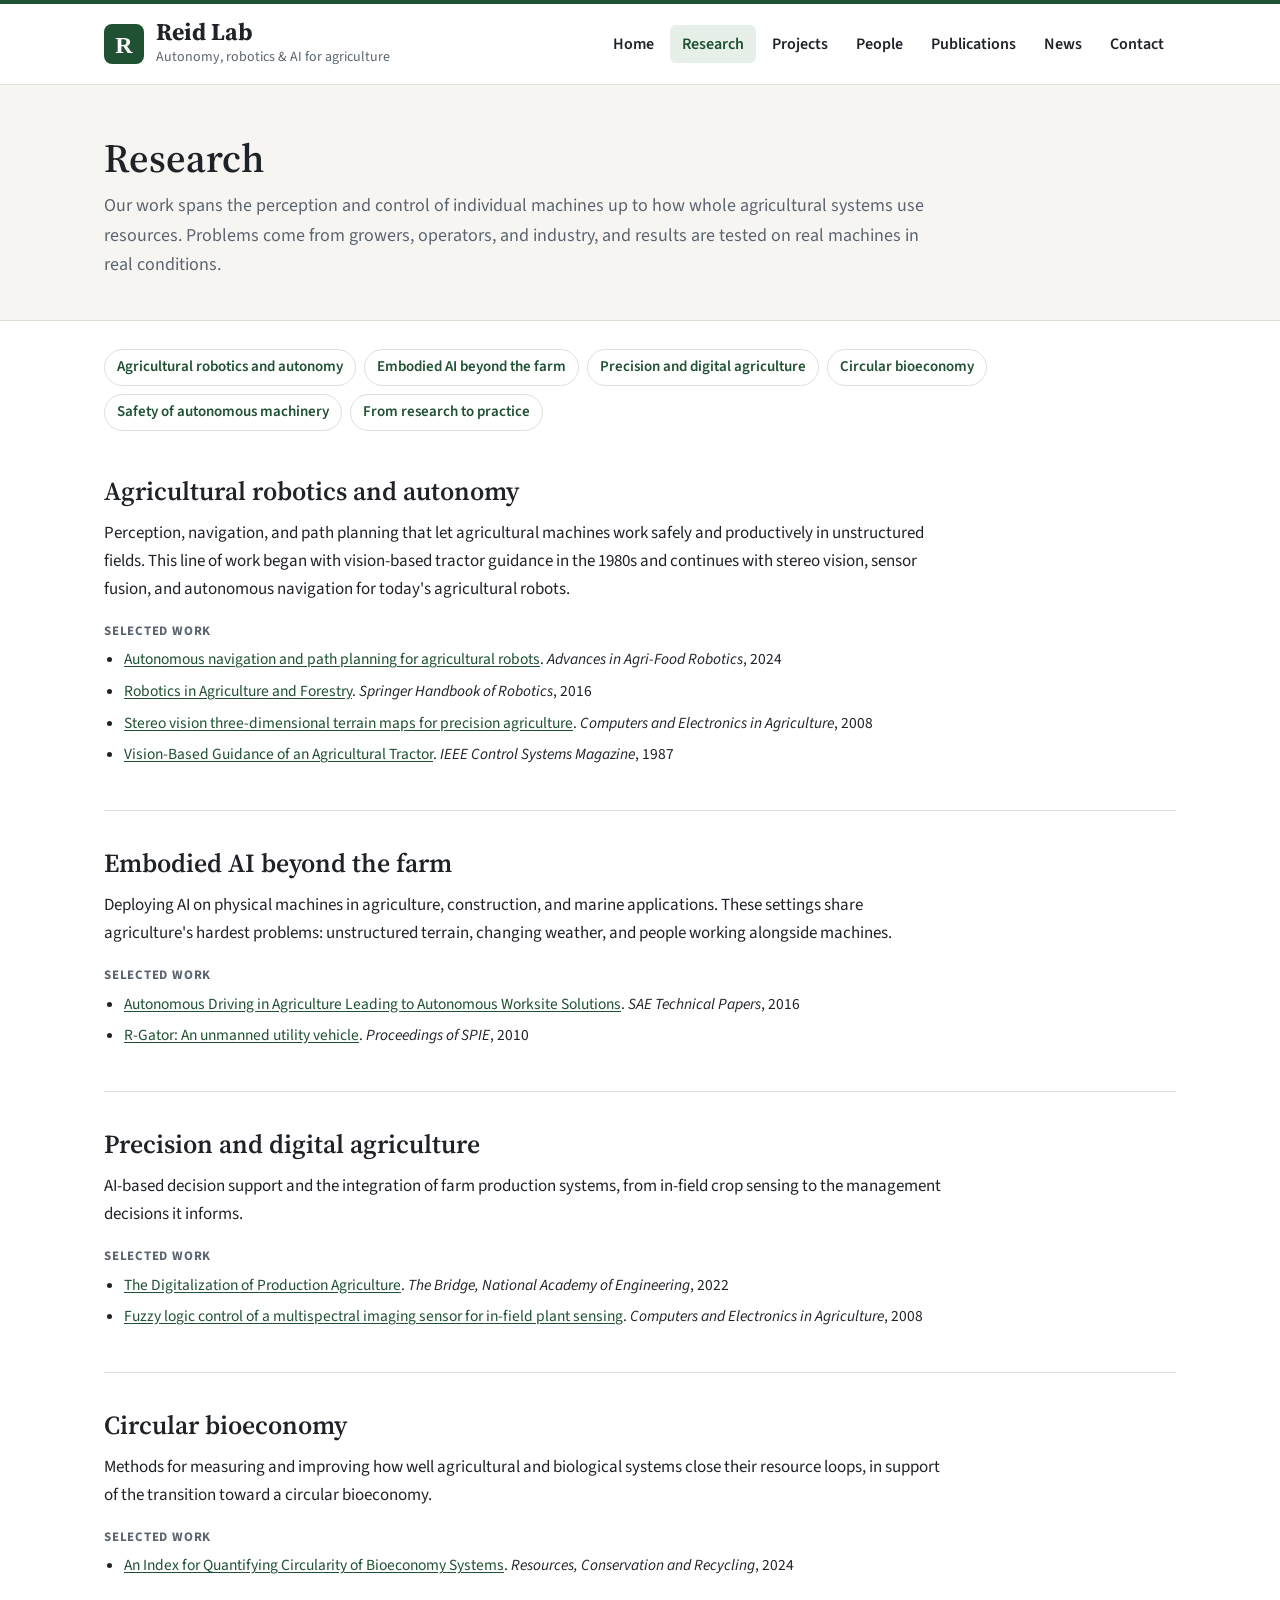
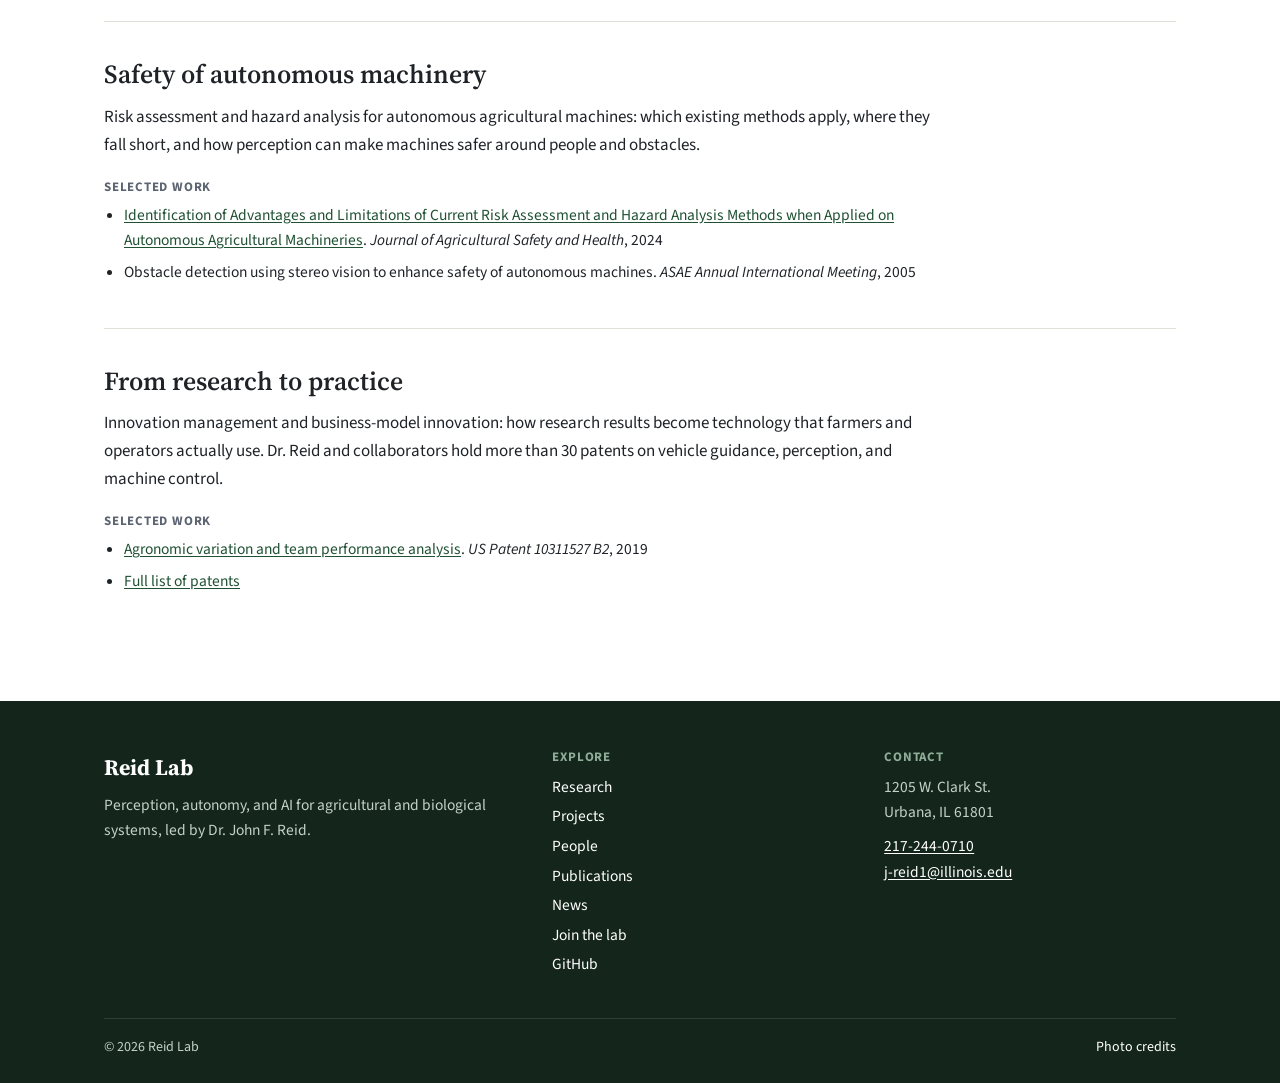
<file: research.html>
<!doctype html>
<html lang="en">
<head>
  <meta charset="utf-8">
  <meta name="viewport" content="width=device-width, initial-scale=1">
  <title>Research · Reid Lab</title>
  <meta name="description" content="The Reid Lab, led by Dr. John F. Reid, develops perception, autonomy, and AI for agricultural and biological systems.">
  <link rel="icon" href="assets/favicon.svg" type="image/svg+xml">
  <link rel="preconnect" href="https://fonts.googleapis.com">
  <link rel="preconnect" href="https://fonts.gstatic.com" crossorigin>
  <link href="https://fonts.googleapis.com/css2?family=Source+Sans+3:ital,wght@0,400;0,600;0,700;1,400&family=Source+Serif+4:opsz,wght@8..60,600;8..60,700&display=swap" rel="stylesheet">
  <link rel="stylesheet" href="css/style.css">
</head>
<body>
  <a class="skip-link" href="#main">Skip to content</a>
  <header class="site-header">
    <div class="container header-inner">
      <a class="brand" href="index.html">
        <img src="assets/favicon.svg" alt="" width="40" height="40">
        <span>
          <span class="brand-name">Reid Lab</span>
          <span class="brand-tag">Autonomy, robotics &amp; AI for agriculture</span>
        </span>
      </a>
      <nav class="nav" aria-label="Main">
        <a href="index.html">Home</a>
        <a href="research.html" aria-current="page">Research</a>
        <a href="projects.html">Projects</a>
        <a href="people.html">People</a>
        <a href="publications.html">Publications</a>
        <a href="news.html">News</a>
        <a href="contact.html">Contact</a>
      </nav>
    </div>
  </header>

  <main id="main">
    <div class="page-header">
      <div class="container">
        <h1>Research</h1>
        <p>Our work spans the perception and control of individual machines up to how whole agricultural systems use resources. Problems come from growers, operators, and industry, and results are tested on real machines in real conditions.</p>
      </div>
    </div>

    <div class="container">
      <nav class="toc" aria-label="Research areas">
          <a href="#robotics">Agricultural robotics and autonomy</a>
          <a href="#embodied-ai">Embodied AI beyond the farm</a>
          <a href="#digital-ag">Precision and digital agriculture</a>
          <a href="#bioeconomy">Circular bioeconomy</a>
          <a href="#safety">Safety of autonomous machinery</a>
          <a href="#practice">From research to practice</a>
      </nav>
      <div class="areas">
        <section class="area" id="robotics">
          <div class="area-body">
            <h2>Agricultural robotics and autonomy</h2>
            <p>Perception, navigation, and path planning that let agricultural machines work safely and productively in unstructured fields. This line of work began with vision-based tractor guidance in the 1980s and continues with stereo vision, sensor fusion, and autonomous navigation for today's agricultural robots.</p>
            <h3>Selected work</h3>
            <ul class="ref-list">
              <li><a href="https://shop.bdspublishing.com/store/bds/detail/product/3-190-9781835451267">Autonomous navigation and path planning for agricultural robots</a>. <em>Advances in Agri-Food Robotics</em>, 2024</li>
              <li><a href="https://doi.org/10.1007/978-3-319-32552-1_56">Robotics in Agriculture and Forestry</a>. <em>Springer Handbook of Robotics</em>, 2016</li>
              <li><a href="https://doi.org/10.1016/j.compag.2007.07.007">Stereo vision three-dimensional terrain maps for precision agriculture</a>. <em>Computers and Electronics in Agriculture</em>, 2008</li>
              <li><a href="https://doi.org/10.1109/MCS.1987.1105271">Vision-Based Guidance of an Agricultural Tractor</a>. <em>IEEE Control Systems Magazine</em>, 1987</li>
            </ul>
          </div>
        </section>

        <section class="area" id="embodied-ai">
          <div class="area-body">
            <h2>Embodied AI beyond the farm</h2>
            <p>Deploying AI on physical machines in agriculture, construction, and marine applications. These settings share agriculture's hardest problems: unstructured terrain, changing weather, and people working alongside machines.</p>
            <h3>Selected work</h3>
            <ul class="ref-list">
              <li><a href="https://doi.org/10.4271/2016-01-8006">Autonomous Driving in Agriculture Leading to Autonomous Worksite Solutions</a>. <em>SAE Technical Papers</em>, 2016</li>
              <li><a href="https://doi.org/10.1117/12.852483">R-Gator: An unmanned utility vehicle</a>. <em>Proceedings of SPIE</em>, 2010</li>
            </ul>
          </div>
        </section>

        <section class="area" id="digital-ag">
          <div class="area-body">
            <h2>Precision and digital agriculture</h2>
            <p>AI-based decision support and the integration of farm production systems, from in-field crop sensing to the management decisions it informs.</p>
            <h3>Selected work</h3>
            <ul class="ref-list">
              <li><a href="https://www.nae.edu/276539/The-Digitalization-of-Production-Agriculture">The Digitalization of Production Agriculture</a>. <em>The Bridge, National Academy of Engineering</em>, 2022</li>
              <li><a href="https://doi.org/10.1016/j.compag.2007.09.008">Fuzzy logic control of a multispectral imaging sensor for in-field plant sensing</a>. <em>Computers and Electronics in Agriculture</em>, 2008</li>
            </ul>
          </div>
        </section>

        <section class="area" id="bioeconomy">
          <div class="area-body">
            <h2>Circular bioeconomy</h2>
            <p>Methods for measuring and improving how well agricultural and biological systems close their resource loops, in support of the transition toward a circular bioeconomy.</p>
            <h3>Selected work</h3>
            <ul class="ref-list">
              <li><a href="https://doi.org/10.2139/ssrn.4737117">An Index for Quantifying Circularity of Bioeconomy Systems</a>. <em>Resources, Conservation and Recycling</em>, 2024</li>
            </ul>
          </div>
        </section>

        <section class="area" id="safety">
          <div class="area-body">
            <h2>Safety of autonomous machinery</h2>
            <p>Risk assessment and hazard analysis for autonomous agricultural machines: which existing methods apply, where they fall short, and how perception can make machines safer around people and obstacles.</p>
            <h3>Selected work</h3>
            <ul class="ref-list">
              <li><a href="https://doi.org/10.13031/jash.15873">Identification of Advantages and Limitations of Current Risk Assessment and Hazard Analysis Methods when Applied on Autonomous Agricultural Machineries</a>. <em>Journal of Agricultural Safety and Health</em>, 2024</li>
              <li>Obstacle detection using stereo vision to enhance safety of autonomous machines. <em>ASAE Annual International Meeting</em>, 2005</li>
            </ul>
          </div>
        </section>

        <section class="area" id="practice">
          <div class="area-body">
            <h2>From research to practice</h2>
            <p>Innovation management and business-model innovation: how research results become technology that farmers and operators actually use. Dr. Reid and collaborators hold more than 30 patents on vehicle guidance, perception, and machine control.</p>
            <h3>Selected work</h3>
            <ul class="ref-list">
              <li><a href="https://www.lens.org/083-013-152-283-251">Agronomic variation and team performance analysis</a>. <em>US Patent 10311527 B2</em>, 2019</li>
              <li><a href="publications.html#patents">Full list of patents</a></li>
            </ul>
          </div>
        </section>
      </div>
    </div>
  </main>

  <footer class="site-footer">
    <div class="container footer-grid">
      <div>
        <p class="footer-name">Reid Lab</p>
        <p>Perception, autonomy, and AI for agricultural and biological systems, led by Dr. John F. Reid.</p>
      </div>
      <div>
        <h2 class="footer-head">Explore</h2>
        <ul class="footer-links">
          <li><a href="research.html">Research</a></li>
          <li><a href="projects.html">Projects</a></li>
          <li><a href="people.html">People</a></li>
          <li><a href="publications.html">Publications</a></li>
          <li><a href="news.html">News</a></li>
          <li><a href="index.html#join">Join the lab</a></li>
          <li><a href="https://github.com/NextGen-Embodied-AI-Solutions-Lab">GitHub</a></li>
        </ul>
      </div>
      <div>
        <h2 class="footer-head">Contact</h2>
        <address>1205 W. Clark St.<br>Urbana, IL 61801</address>
        <p><a href="tel:+12172440710">217-244-0710</a><br><a href="mailto:j-reid1@illinois.edu">j-reid1@illinois.edu</a></p>
      </div>
    </div>
    <div class="container footer-bottom">
      <span>© 2026 Reid Lab</span>
      <a href="credits.html">Photo credits</a>
    </div>
  </footer>
</body>
</html>
</file>
<file: css/style.css>
/* Reid Lab — site styles */

:root {
  --green: #1f5132;
  --green-dark: #143823;
  --green-soft: #e7efe9;
  --text: #1f2328;
  --muted: #5b6470;
  --line: #e2dfd7;
  --bg: #ffffff;
  --bg-alt: #f6f5f1;
  --serif: "Source Serif 4", Georgia, "Times New Roman", serif;
  --sans: "Source Sans 3", -apple-system, BlinkMacSystemFont, "Segoe UI", Roboto, Helvetica, Arial, sans-serif;
  --radius: 8px;
  --max: 1120px;
}

/* ---------- Base ---------- */
* { box-sizing: border-box; }
html { scroll-padding-top: 24px; }
body {
  margin: 0;
  background: var(--bg);
  color: var(--text);
  font-family: var(--sans);
  font-size: 17px;
  line-height: 1.65;
  -webkit-font-smoothing: antialiased;
}
img { display: block; max-width: 100%; height: auto; }
a { color: var(--green); text-underline-offset: 2px; }
a:hover { color: var(--green-dark); }
h1, h2, h3 { font-family: var(--serif); font-weight: 600; line-height: 1.25; color: var(--text); }
figure { margin: 0; }
address { font-style: normal; }
:focus-visible { outline: 2px solid var(--green); outline-offset: 2px; }

.container { max-width: var(--max); margin: 0 auto; padding: 0 24px; }
.narrow { max-width: 820px; }
.muted { color: var(--muted); }
.label { margin: 0 0 4px; font-size: 13px; font-weight: 700; letter-spacing: .06em; text-transform: uppercase; color: var(--green); }

.skip-link { position: absolute; left: -9999px; top: 8px; background: var(--green); color: #fff; padding: 8px 14px; border-radius: 4px; z-index: 10; }
.skip-link:focus { left: 8px; }

/* ---------- Buttons ---------- */
.btn {
  display: inline-block; padding: 10px 20px; border-radius: 6px; border: 1px solid transparent;
  font-weight: 600; font-size: 16px; line-height: 1.3; text-decoration: none;
  background: var(--green); color: #fff;
}
.btn:hover { background: var(--green-dark); color: #fff; }
.btn-light { background: #fff; color: var(--green-dark); }
.btn-light:hover { background: var(--green-soft); color: var(--green-dark); }
.btn-outline-light { background: transparent; border-color: rgba(255, 255, 255, .75); color: #fff; }
.btn-outline-light:hover { background: rgba(255, 255, 255, .12); color: #fff; }
.btn-outline { background: transparent; border-color: var(--green); color: var(--green); }
.btn-outline:hover { background: var(--green-soft); color: var(--green-dark); }
.btn-small { padding: 6px 14px; font-size: 15px; }

/* ---------- Header ---------- */
.site-header { background: #fff; border-top: 4px solid var(--green); border-bottom: 1px solid var(--line); }
.header-inner { display: flex; flex-wrap: wrap; align-items: center; justify-content: space-between; gap: 12px 32px; min-height: 80px; padding-top: 12px; padding-bottom: 12px; }
.brand { display: flex; align-items: center; gap: 12px; text-decoration: none; color: var(--text); }
.brand:hover { color: var(--text); }
.brand img { width: 40px; height: 40px; }
.brand-name { display: block; font-family: var(--serif); font-size: 24px; font-weight: 700; line-height: 1.1; }
.brand-tag { display: block; font-size: 14px; color: var(--muted); }
.nav { display: flex; flex-wrap: wrap; gap: 2px 4px; }
.nav a { padding: 6px 12px; border-radius: 6px; color: var(--text); font-weight: 600; font-size: 16px; text-decoration: none; }
.nav a:hover { background: var(--bg-alt); color: var(--green); }
.nav a[aria-current="page"] { color: var(--green); background: var(--green-soft); }

/* ---------- Page header (inner pages) ---------- */
.page-header { background: var(--bg-alt); border-bottom: 1px solid var(--line); padding: 48px 0 40px; }
.page-header h1 { margin: 0 0 8px; font-size: 40px; }
.page-header p { margin: 0; max-width: 46em; font-size: 18px; color: var(--muted); }

/* ---------- Sections ---------- */
.section { padding: 64px 0; }
.section-tight { padding: 40px 0 64px; }
.section-alt { background: var(--bg-alt); border-top: 1px solid var(--line); border-bottom: 1px solid var(--line); }
.section-title { margin: 0 0 20px; font-size: 30px; }
.section-sub { margin: -8px 0 28px; color: var(--muted); max-width: 44em; }
.section-head { display: flex; flex-wrap: wrap; align-items: center; justify-content: space-between; gap: 12px 16px; margin-bottom: 20px; }
.section-head .section-title { margin: 0; }
.link-more { font-weight: 600; text-decoration: none; white-space: nowrap; }
.link-more:hover { text-decoration: underline; }

/* ---------- Home: hero ---------- */
.hero {
  position: relative; color: #fff;
  background: #1d2a20 url("../assets/images/home-cornfield.jpg") center 70% / cover no-repeat;
}
.hero::before {
  content: ""; position: absolute; inset: 0;
  background: linear-gradient(90deg, rgba(12, 28, 18, .86) 0%, rgba(12, 28, 18, .62) 50%, rgba(12, 28, 18, .2) 100%);
}
.hero-inner { position: relative; padding-top: 96px; padding-bottom: 104px; }
.hero h1 { margin: 0 0 16px; max-width: 15em; font-size: clamp(34px, 4.6vw, 50px); line-height: 1.12; color: #fff; }
.hero p { margin: 0 0 28px; max-width: 34em; font-size: 19px; color: #e6eee8; }
.hero-actions { display: flex; flex-wrap: wrap; gap: 12px; }
.hero .hero-credit { position: absolute; right: 16px; bottom: 10px; margin: 0; font-size: 12px; color: rgba(255, 255, 255, .75); }
.hero-credit a { color: inherit; }

/* ---------- Home: about ---------- */
.about { display: grid; grid-template-columns: 1.5fr 1fr; gap: 56px; align-items: start; }
.about p { margin: 0 0 16px; }
.pi-card {
  display: flex; gap: 20px; align-items: flex-start; padding: 24px;
  background: #fff; border: 1px solid var(--line); border-radius: var(--radius);
  box-shadow: 0 1px 3px rgba(0, 0, 0, .05);
}
.pi-card img { width: 112px; border-radius: 6px; flex: none; }
.pi-card h3 { margin: 0 0 6px; font-size: 21px; }
.pi-card p { margin: 0 0 10px; font-size: 15.5px; color: var(--muted); }
.pi-card a { font-weight: 600; text-decoration: none; }
.about .about-links { display: flex; flex-wrap: wrap; gap: 8px 28px; margin: 4px 0 0; }
.about-links a { font-weight: 600; text-decoration: none; }
.about-links a:hover { text-decoration: underline; }

/* ---------- Home: news + selected publications ---------- */
.two-col { display: grid; grid-template-columns: 1fr 1fr; gap: 56px; }
.news-list { list-style: none; margin: 0; padding: 0; }
.news-list li { display: grid; grid-template-columns: 84px 1fr; gap: 16px; padding: 14px 0; border-top: 1px solid var(--line); }
.news-list li:last-child { border-bottom: 1px solid var(--line); }
.news-list time { font-weight: 700; color: var(--green); font-size: 15px; padding-top: 1px; }
.news-list p { margin: 0; }
.news-list--full li { grid-template-columns: 110px 1fr; padding: 20px 0; }
.mini-pubs { list-style: none; margin: 0; padding: 0; }
.mini-pubs li { padding: 14px 0; border-top: 1px solid var(--line); }
.mini-pubs li:last-child { border-bottom: 1px solid var(--line); }
.mini-pubs a { display: block; font-weight: 600; line-height: 1.4; text-decoration: none; }
.mini-pubs a:hover { text-decoration: underline; }
.mini-meta { display: block; margin-top: 4px; font-size: 15px; line-height: 1.45; color: var(--muted); }

/* ---------- Research ---------- */
.toc { display: flex; flex-wrap: wrap; gap: 8px; padding: 28px 0 8px; }
.toc a {
  padding: 5px 12px; border: 1px solid var(--line); border-radius: 999px;
  font-size: 15px; font-weight: 600; text-decoration: none; background: #fff;
}
.toc a:hover { border-color: var(--green); }
.areas { padding-bottom: 64px; }
.area { padding: 36px 0; border-bottom: 1px solid var(--line); }
.area:last-child { border-bottom: 0; }
.area-body { max-width: 50em; }
.area-body h2 { margin: 0 0 12px; font-size: 26px; }
.area-body p { margin: 0 0 16px; }
.area-body h3 { margin: 20px 0 8px; font-family: var(--sans); font-size: 13px; font-weight: 700; letter-spacing: .06em; text-transform: uppercase; color: var(--muted); }
.ref-list { margin: 0; padding-left: 20px; font-size: 15.5px; }
.ref-list li { margin-bottom: 6px; }

/* ---------- Projects ---------- */
.project { display: grid; grid-template-columns: 72px 1fr; gap: 28px; padding: 40px 0; border-bottom: 1px solid var(--line); }
.project:first-child { padding-top: 0; }
.project:last-child { padding-bottom: 0; border-bottom: 0; }
.project-icon { width: 72px; height: 72px; display: grid; place-items: center; border-radius: 14px; background: var(--green-soft); color: var(--green); }
.project-icon svg { width: 40px; height: 40px; }
.project-body { max-width: 50em; }
.project-body h2 { margin: 0 0 12px; font-size: 26px; }
.project-body p { margin: 0 0 14px; }
.project-points { margin: 0 0 18px; padding-left: 20px; }
.project-points li { margin-bottom: 6px; }
.tags { list-style: none; display: flex; flex-wrap: wrap; gap: 6px; margin: 0 0 14px; padding: 0; }
.tags li { padding: 2px 10px; border: 1px solid var(--line); border-radius: 999px; background: var(--bg-alt); font-size: 13.5px; font-weight: 600; color: var(--muted); }
.project-body .project-related { margin: 0; font-size: 15.5px; color: var(--muted); }
.github-band { display: flex; flex-wrap: wrap; align-items: center; justify-content: space-between; gap: 20px 40px; }
.github-band .section-title { margin-bottom: 8px; }
.github-band p { margin: 0; max-width: 44em; color: var(--muted); }

/* ---------- People ---------- */
.profile { display: grid; grid-template-columns: 220px 1fr; gap: 36px; align-items: center; }
.profile-photo { width: 220px; border-radius: var(--radius); }
.profile h2 { margin: 0 0 10px; font-size: 34px; }
.profile-titles { list-style: none; margin: 0 0 18px; padding: 0; color: var(--muted); }
.profile-titles li { padding: 2px 0; }
.profile-facts { display: grid; grid-template-columns: auto 1fr; gap: 4px 16px; margin: 0 0 18px; }
.profile-facts dt { font-weight: 700; }
.profile-facts dd { margin: 0; }
.profile-links { display: flex; flex-wrap: wrap; gap: 8px; margin: 0; }

.members { list-style: none; margin: 0; padding: 0; display: grid; grid-template-columns: repeat(auto-fill, minmax(min(460px, 100%), 1fr)); gap: 16px; }
.member { display: flex; align-items: flex-start; gap: 16px; padding: 20px; background: #fff; border: 1px solid var(--line); border-radius: var(--radius); }
.member h3 { margin: 0; font-size: 19px; }
.member h3 a { color: var(--text); text-decoration: none; }
.member h3 a:hover { color: var(--green); text-decoration: underline; }
.member p { margin: 0; color: var(--muted); font-size: 15.5px; }
.member > div { align-self: center; min-width: 0; }
.member .member-bio { margin-top: 8px; color: var(--text); line-height: 1.55; }
.member .member-email { margin-top: 6px; font-size: 15px; white-space: nowrap; overflow: hidden; text-overflow: ellipsis; }
.avatar {
  flex: none; width: 64px; height: 64px; border-radius: 50%; object-fit: cover;
  display: grid; place-items: center; background: var(--green-soft); color: var(--green);
  font-family: var(--serif); font-size: 22px; font-weight: 700;
}

/* ---------- Publications ---------- */
.pub-summary { margin: 0 0 12px; color: var(--muted); }
#papers, #patents { margin: 40px 0 20px; font-size: 28px; }
.pub-list { list-style: none; margin: 0; padding: 0; display: grid; gap: 18px; }
.pub-more { margin-top: 24px; }
.pub-more > summary {
  display: inline-block; padding: 6px 14px; border: 1px solid var(--green); border-radius: 6px;
  font-size: 15px; font-weight: 600; color: var(--green); cursor: pointer; list-style: none;
}
.pub-more > summary::-webkit-details-marker { display: none; }
.pub-more > summary:hover { background: var(--green-soft); color: var(--green-dark); }
.pub-more[open] > summary .when-closed, .pub-more:not([open]) > summary .when-open { display: none; }
.pub-more > .pub-list { margin-top: 24px; }
.pub { display: grid; grid-template-columns: 92px 1fr; gap: 14px; }
.pub-type {
  align-self: start; margin-top: 3px; padding: 1px 0; border-radius: 4px; text-align: center;
  font-size: 12px; font-weight: 700; letter-spacing: .04em; text-transform: uppercase;
  background: var(--green-soft); color: var(--green);
}
.pub-title { font-weight: 600; line-height: 1.4; text-decoration: none; }
a.pub-title:hover { text-decoration: underline; }
span.pub-title { color: var(--text); }
.pub-authors { font-size: 15.5px; color: var(--text); }
.pub-venue { font-size: 15px; color: var(--muted); }

/* ---------- Contact ---------- */
.contact-grid { display: grid; grid-template-columns: 1fr 1.4fr; gap: 40px; align-items: stretch; }
.contact-card { padding: 28px; border: 1px solid var(--line); border-radius: var(--radius); }
.contact-card h2 { margin: 0 0 8px; font-family: var(--sans); font-size: 13px; font-weight: 700; letter-spacing: .06em; text-transform: uppercase; color: var(--muted); }
.contact-card address, .contact-card p { margin: 0 0 24px; }
.contact-card p:last-child { margin-bottom: 0; }
.map { min-height: 320px; border: 1px solid var(--line); border-radius: var(--radius); overflow: hidden; background: var(--bg-alt); }
.map iframe { display: block; width: 100%; height: 100%; min-height: 320px; border: 0; }
.join { display: grid; grid-template-columns: 1.6fr 1fr; gap: 56px; align-items: start; }
.join-text p { margin: 0 0 16px; }
.join-text p:last-child { margin-bottom: 0; }
.join-text h3 { margin: 28px 0 8px; font-size: 21px; }
.join-text .join-lead { font-size: 18.5px; }
.join-list { margin: 0 0 8px; padding-left: 20px; }
.join-list li { margin-bottom: 6px; }
.join-paths { display: grid; grid-template-columns: 130px 1fr; gap: 10px 20px; margin: 0; }
.join-paths dt { font-weight: 700; color: var(--green); }
.join-paths dd { margin: 0; }
.join-apply { position: sticky; top: 24px; padding: 28px; background: #fff; border: 1px solid var(--line); border-radius: var(--radius); }
.join-apply h3 { margin: 0 0 12px; font-size: 21px; }
.join-apply > p:not(.join-note) { margin: 0 0 8px; }
.join-apply ol { margin: 0 0 22px; padding-left: 20px; }
.join-apply li { margin-bottom: 8px; }
.join-note { margin: 14px 0 0; font-size: 15.5px; line-height: 1.55; color: var(--muted); }
.join-apply .btn + .join-note { margin-top: 18px; }

/* ---------- Credits ---------- */
.credits { list-style: none; margin: 0 0 24px; padding: 0; }
.credits li { display: grid; grid-template-columns: 120px 1fr; gap: 20px; align-items: center; padding: 14px 0; border-bottom: 1px solid var(--line); font-size: 15.5px; }
.credits img { border-radius: 4px; }

/* ---------- Footer ---------- */
.site-footer { background: #14261b; color: #c3d1c7; font-size: 15.5px; }
.site-footer a { color: #fff; }
.site-footer a:hover { color: #cfe3d4; }
.footer-grid { display: grid; grid-template-columns: 1.4fr 1fr 1fr; gap: 40px; padding-top: 48px; padding-bottom: 36px; }
.footer-grid p { margin: 0 0 8px; }
.footer-name { font-family: var(--serif); font-size: 22px; font-weight: 700; color: #fff; }
.footer-head { margin: 0 0 10px; font-family: var(--sans); font-size: 13px; font-weight: 700; letter-spacing: .06em; text-transform: uppercase; color: #8fae98; }
.footer-links { list-style: none; margin: 0; padding: 0; }
.footer-links li { margin-bottom: 4px; }
.footer-links a, .footer-bottom a { text-decoration: none; }
.footer-links a:hover, .footer-bottom a:hover { text-decoration: underline; }
.footer-grid address { margin-bottom: 8px; }
.footer-bottom { position: relative; display: flex; justify-content: space-between; gap: 12px; padding-top: 18px; padding-bottom: 24px; font-size: 14px; }
.footer-bottom::before { content: ""; position: absolute; top: 0; left: 24px; right: 24px; border-top: 1px solid rgba(255, 255, 255, .12); }

/* ---------- Responsive ---------- */
@media (max-width: 960px) {
  .about, .two-col { grid-template-columns: 1fr; gap: 40px; }
  .join { grid-template-columns: 1fr; gap: 36px; }
  .join-apply { position: static; }
  .contact-grid { grid-template-columns: 1fr; }
}
@media (max-width: 680px) {
  body { font-size: 16.5px; }
  .container { padding-left: 16px; padding-right: 16px; }
  .header-inner { min-height: 0; }
  .nav { margin: 0 -12px; }
  .hero-inner { padding-top: 64px; padding-bottom: 80px; }
  .hero p { font-size: 17.5px; }
  .section { padding: 48px 0; }
  .page-header { padding: 36px 0 28px; }
  .page-header h1 { font-size: 32px; }
  .area { padding: 28px 0; }
  .profile { grid-template-columns: 1fr; gap: 20px; }
  .profile-photo { width: 160px; }
  .project { grid-template-columns: 1fr; gap: 16px; padding: 32px 0; }
  .project-icon { width: 56px; height: 56px; border-radius: 12px; }
  .project-icon svg { width: 32px; height: 32px; }
  .profile-facts { grid-template-columns: 1fr; gap: 0; }
  .profile-facts dd + dt { margin-top: 8px; }
  .join-paths { grid-template-columns: 1fr; gap: 0; }
  .join-paths dd { margin-bottom: 12px; }
  .pi-card img { width: 88px; }
  .news-list li, .news-list--full li { grid-template-columns: 1fr; gap: 2px; }
  .pub { grid-template-columns: 1fr; gap: 4px; }
  .pub-type { justify-self: start; padding: 1px 8px; }
  .credits li { grid-template-columns: 80px 1fr; }
  .footer-grid { grid-template-columns: 1fr; gap: 28px; }
  .footer-bottom { flex-direction: column; }
  .footer-bottom::before { left: 16px; right: 16px; }
  .hero .hero-credit { left: 16px; right: 16px; }
}
</file>
